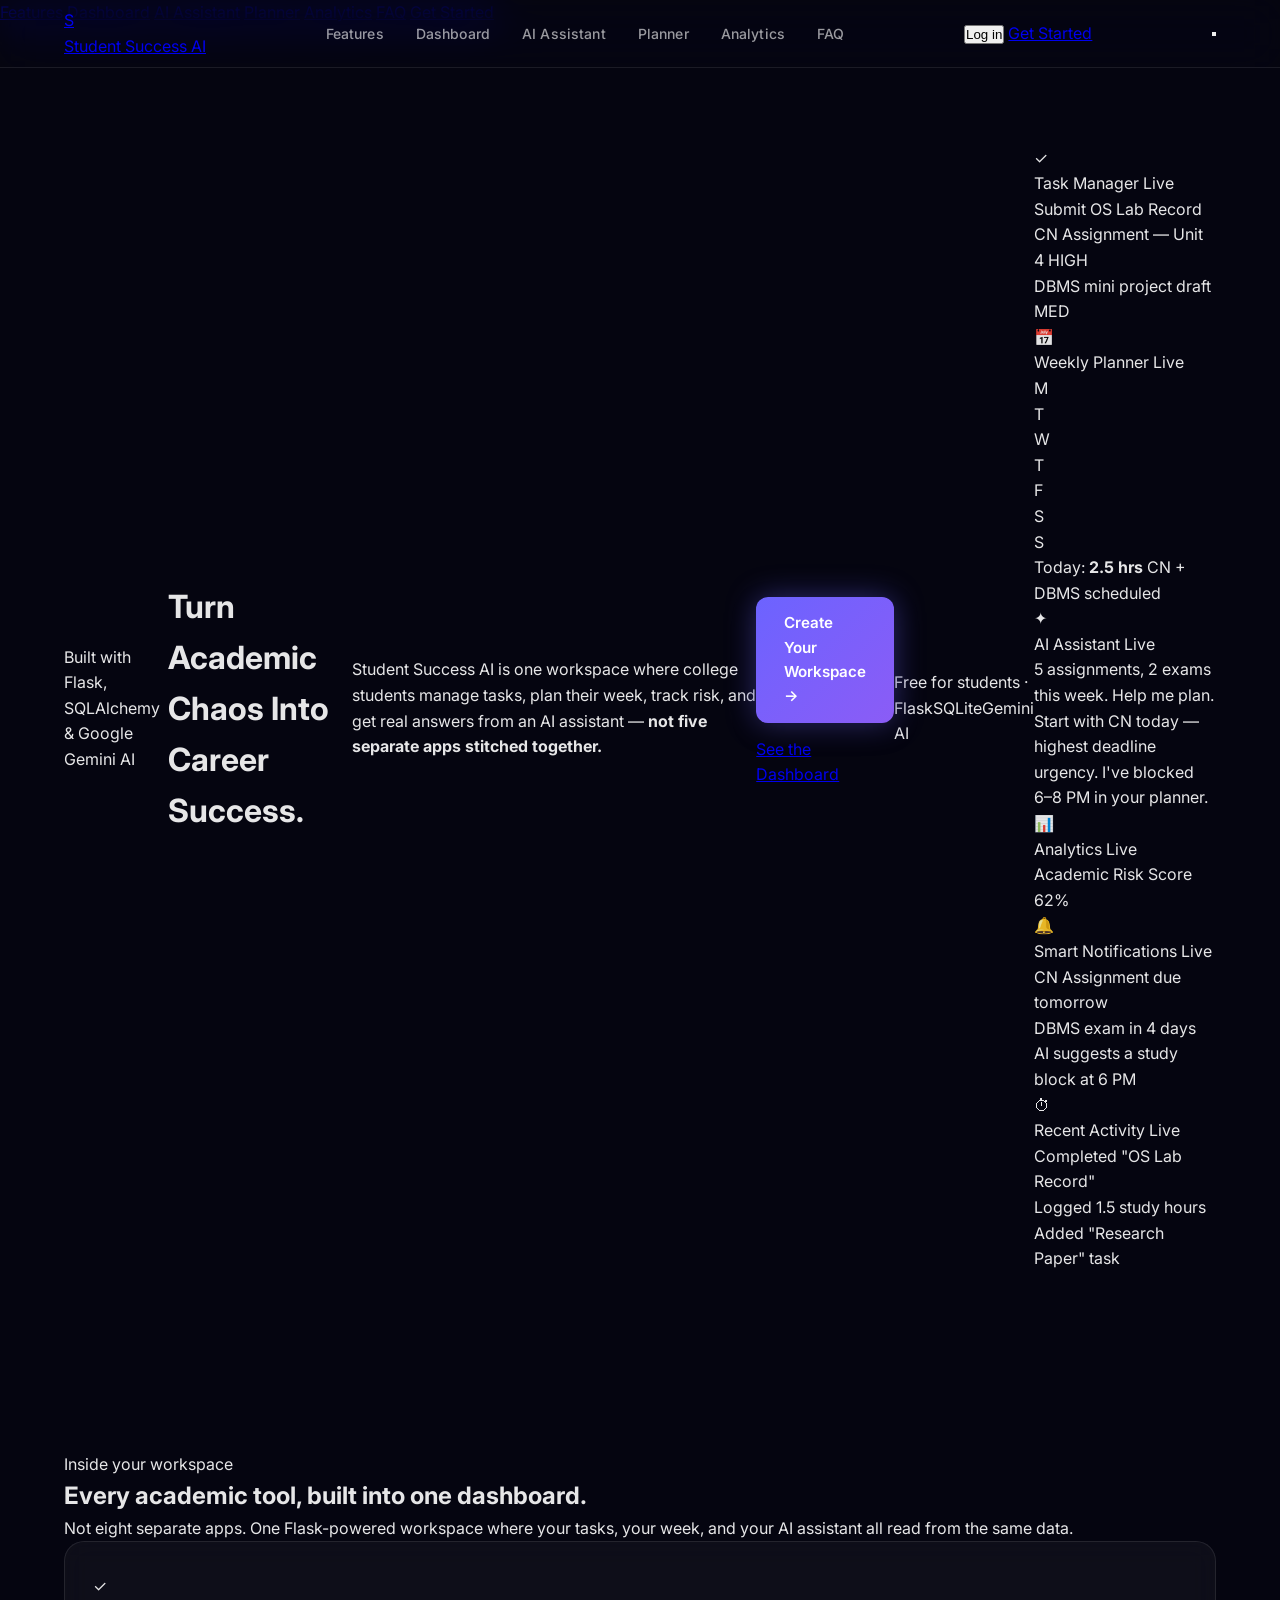
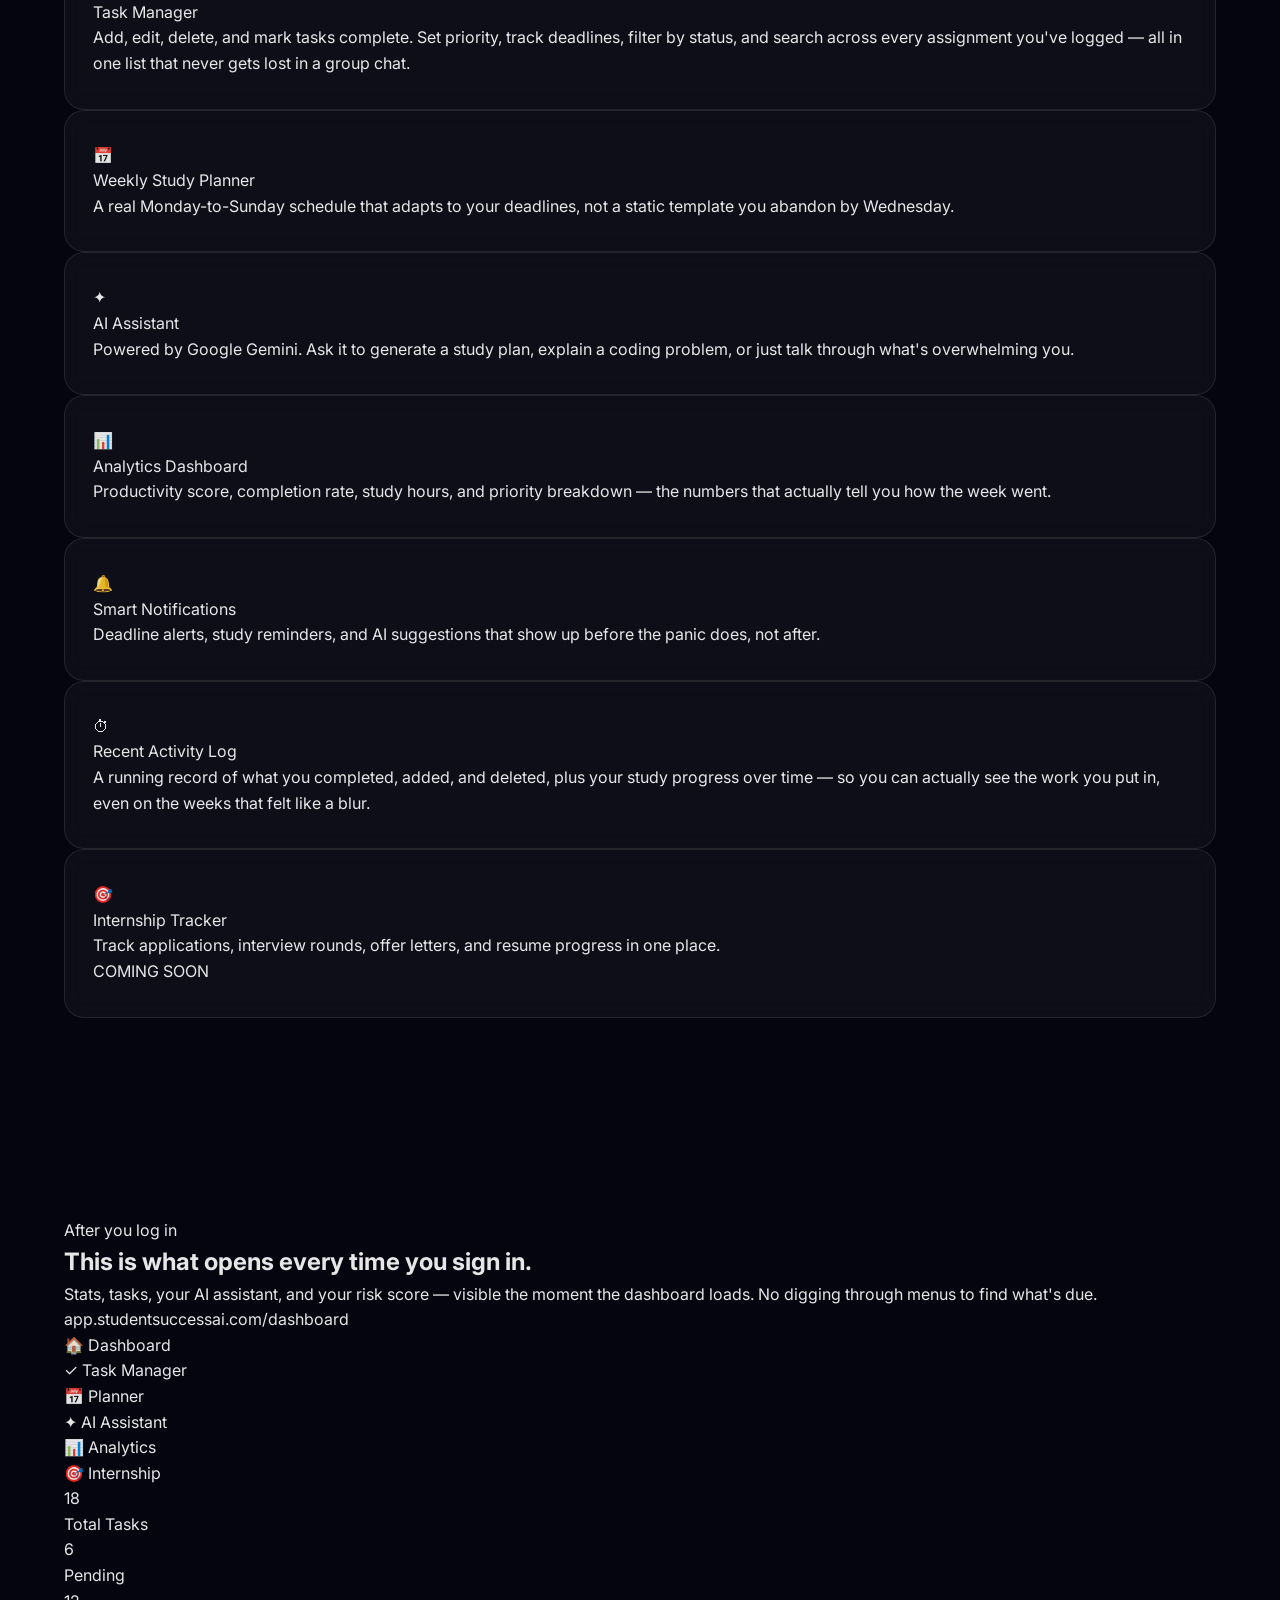
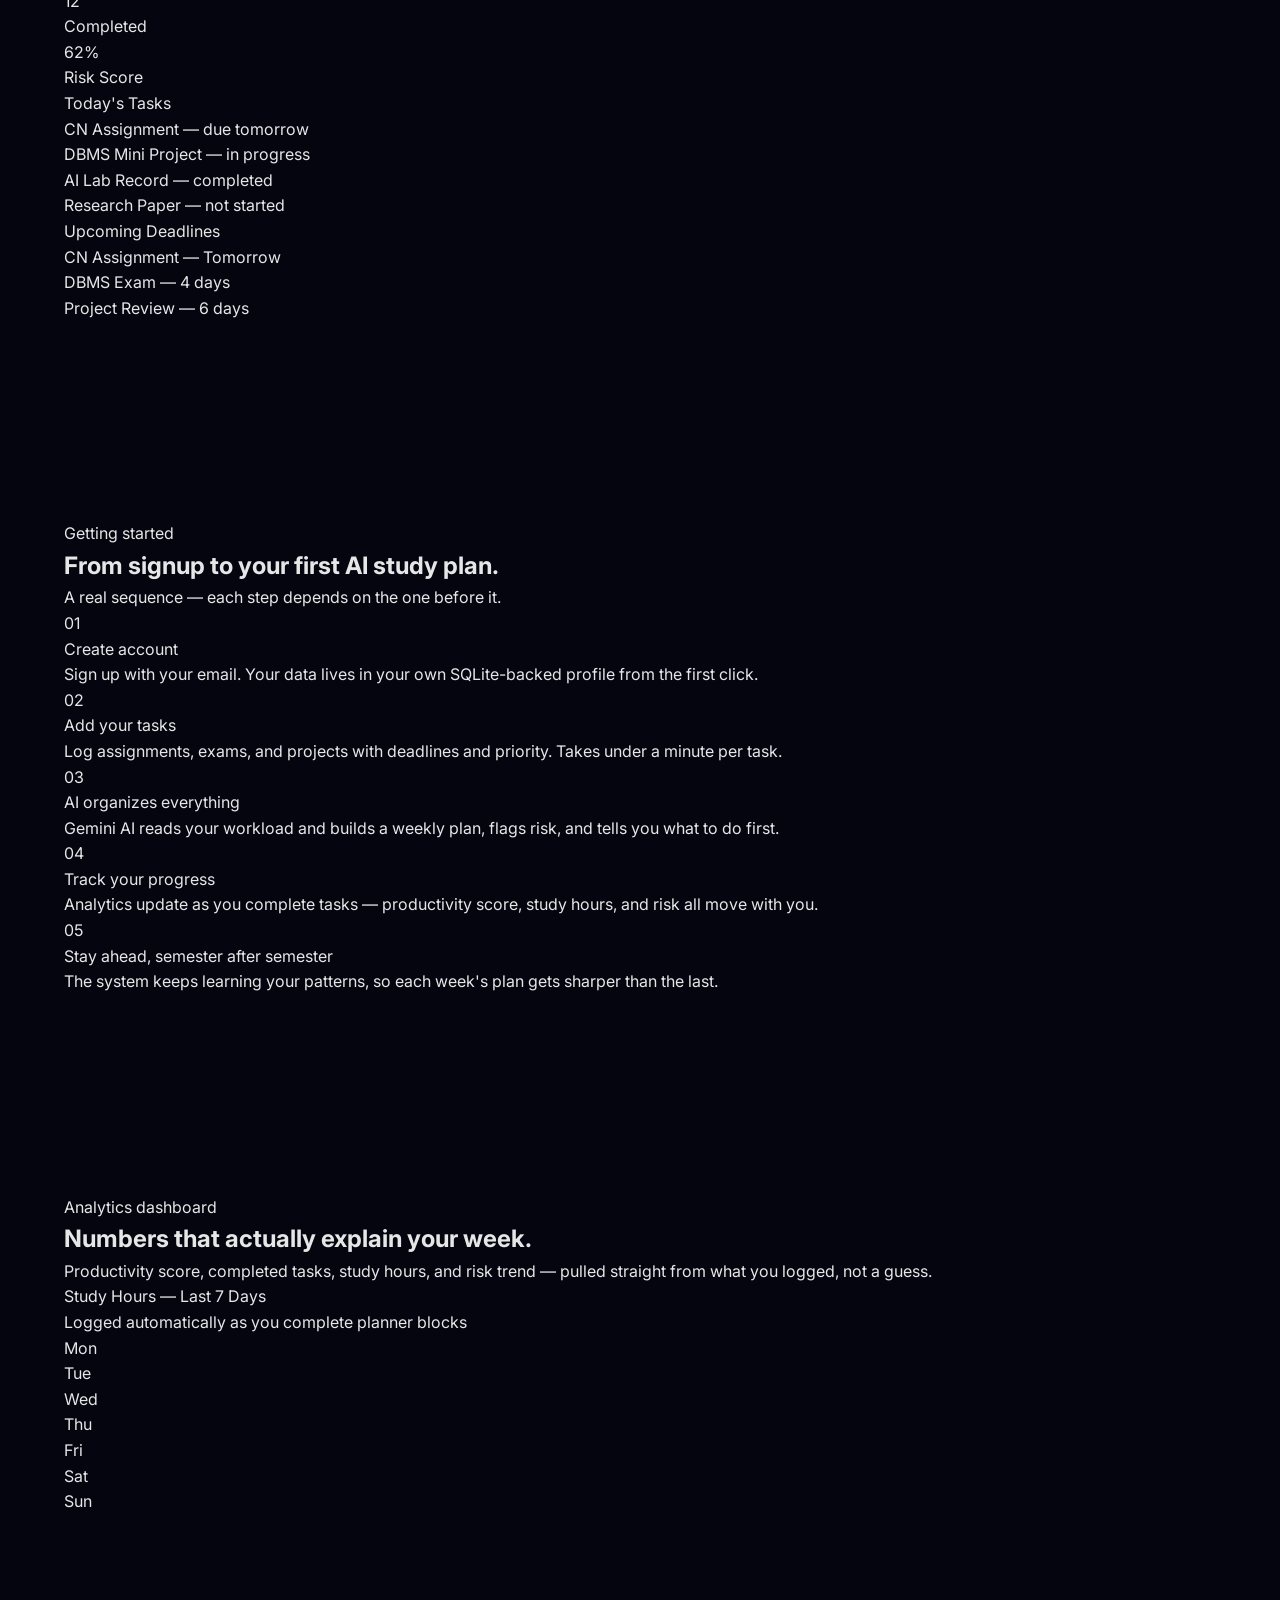
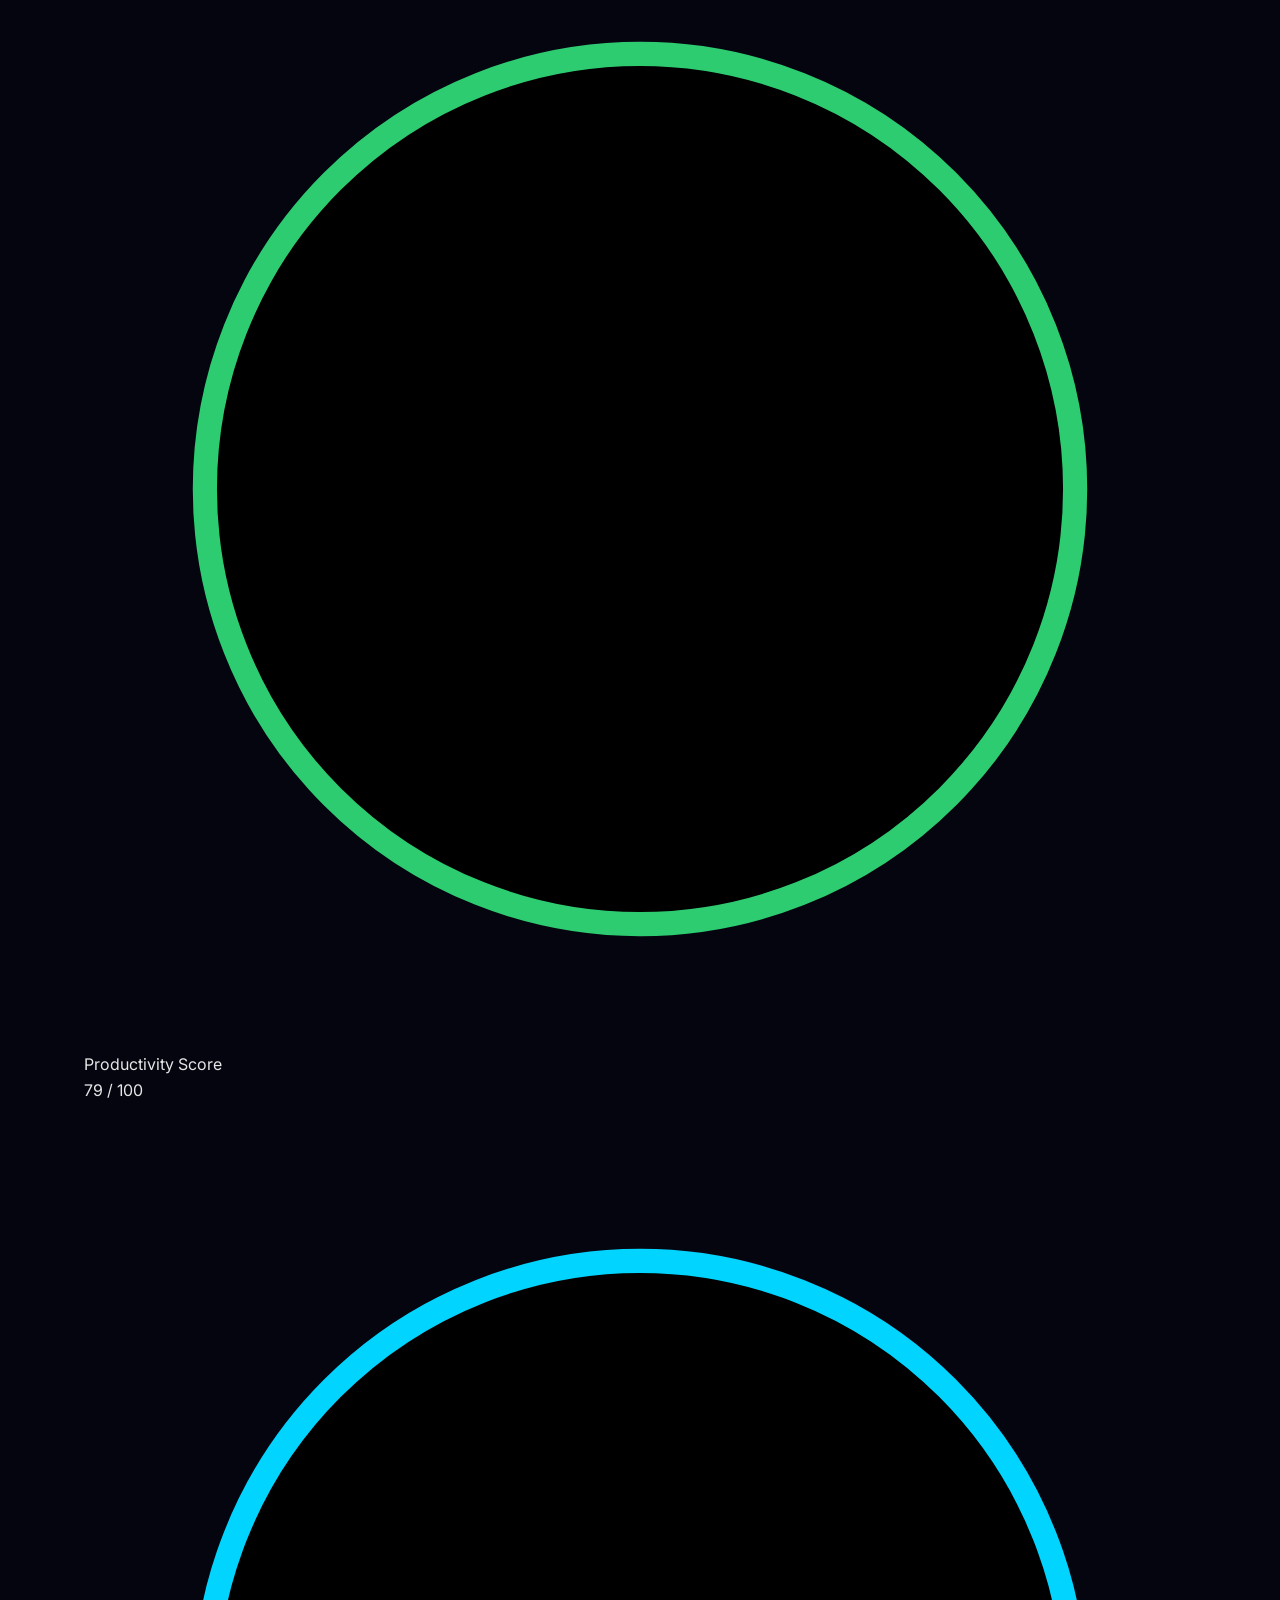
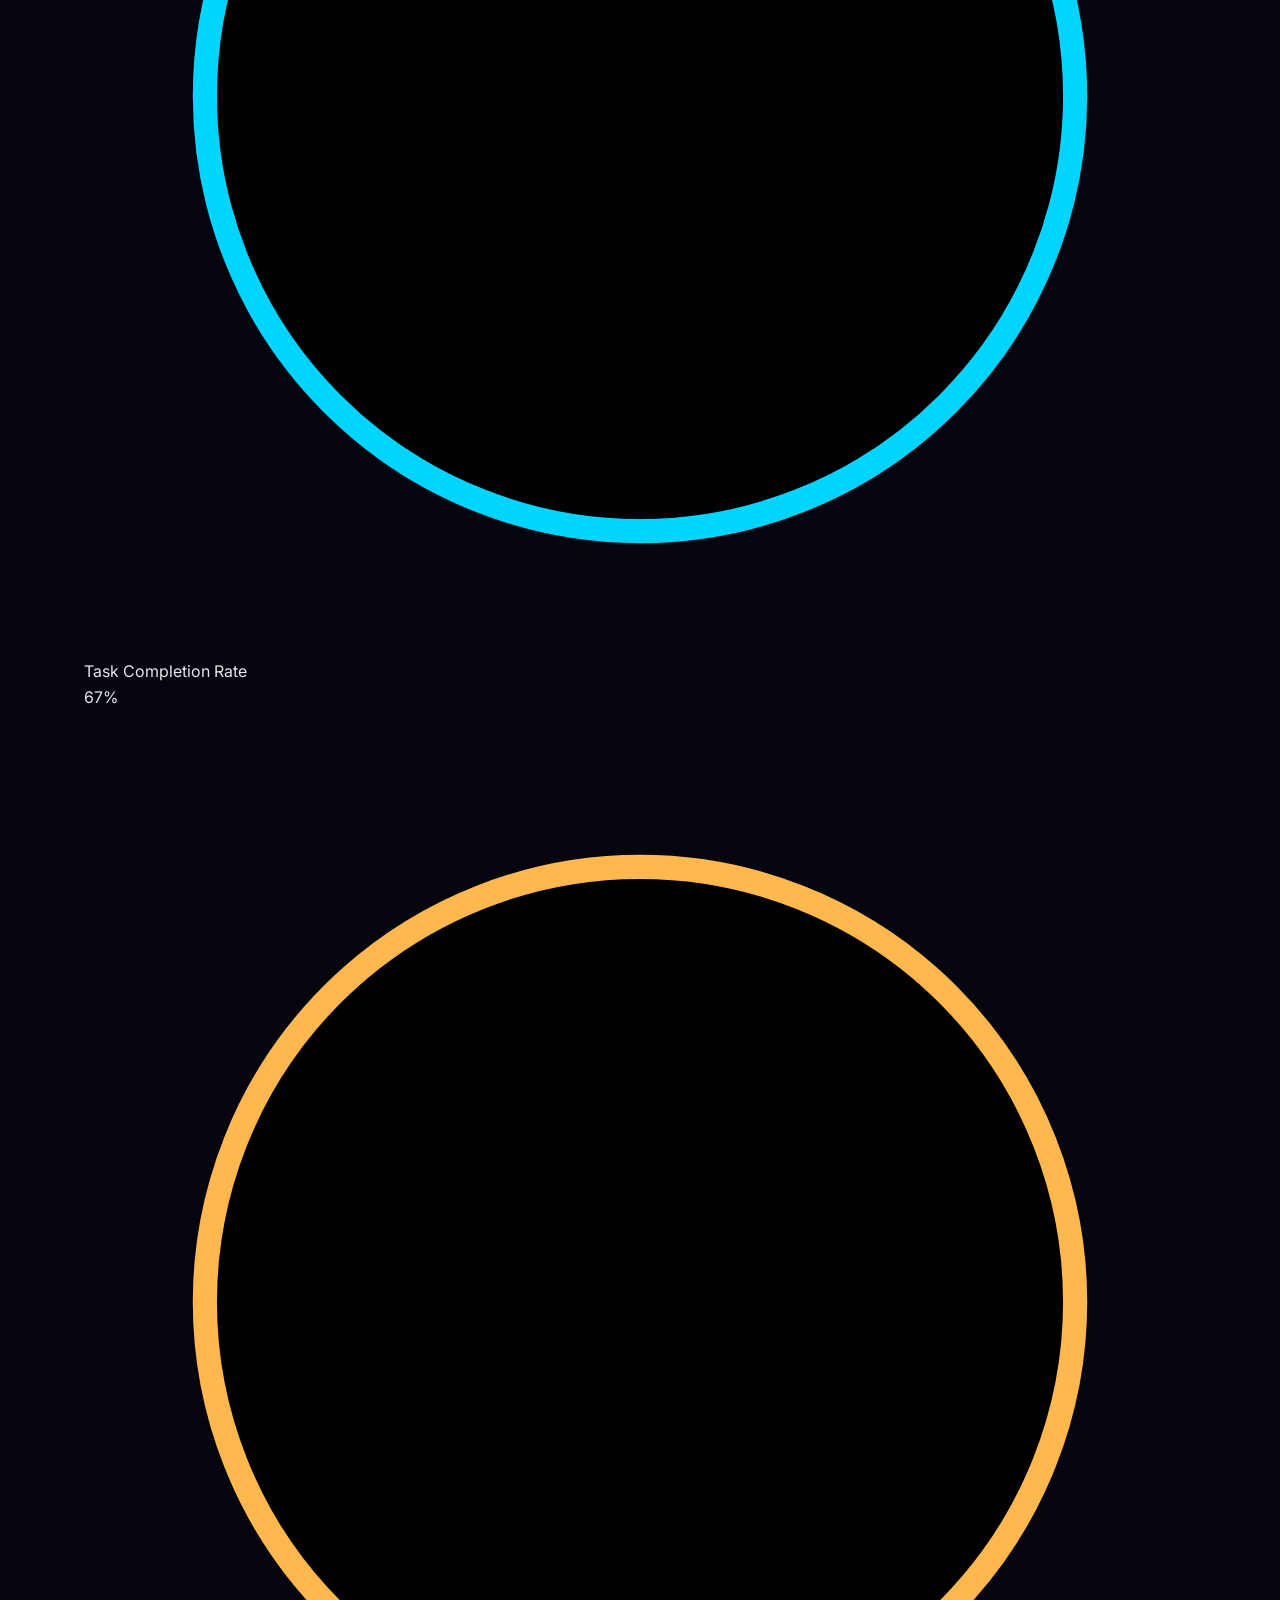
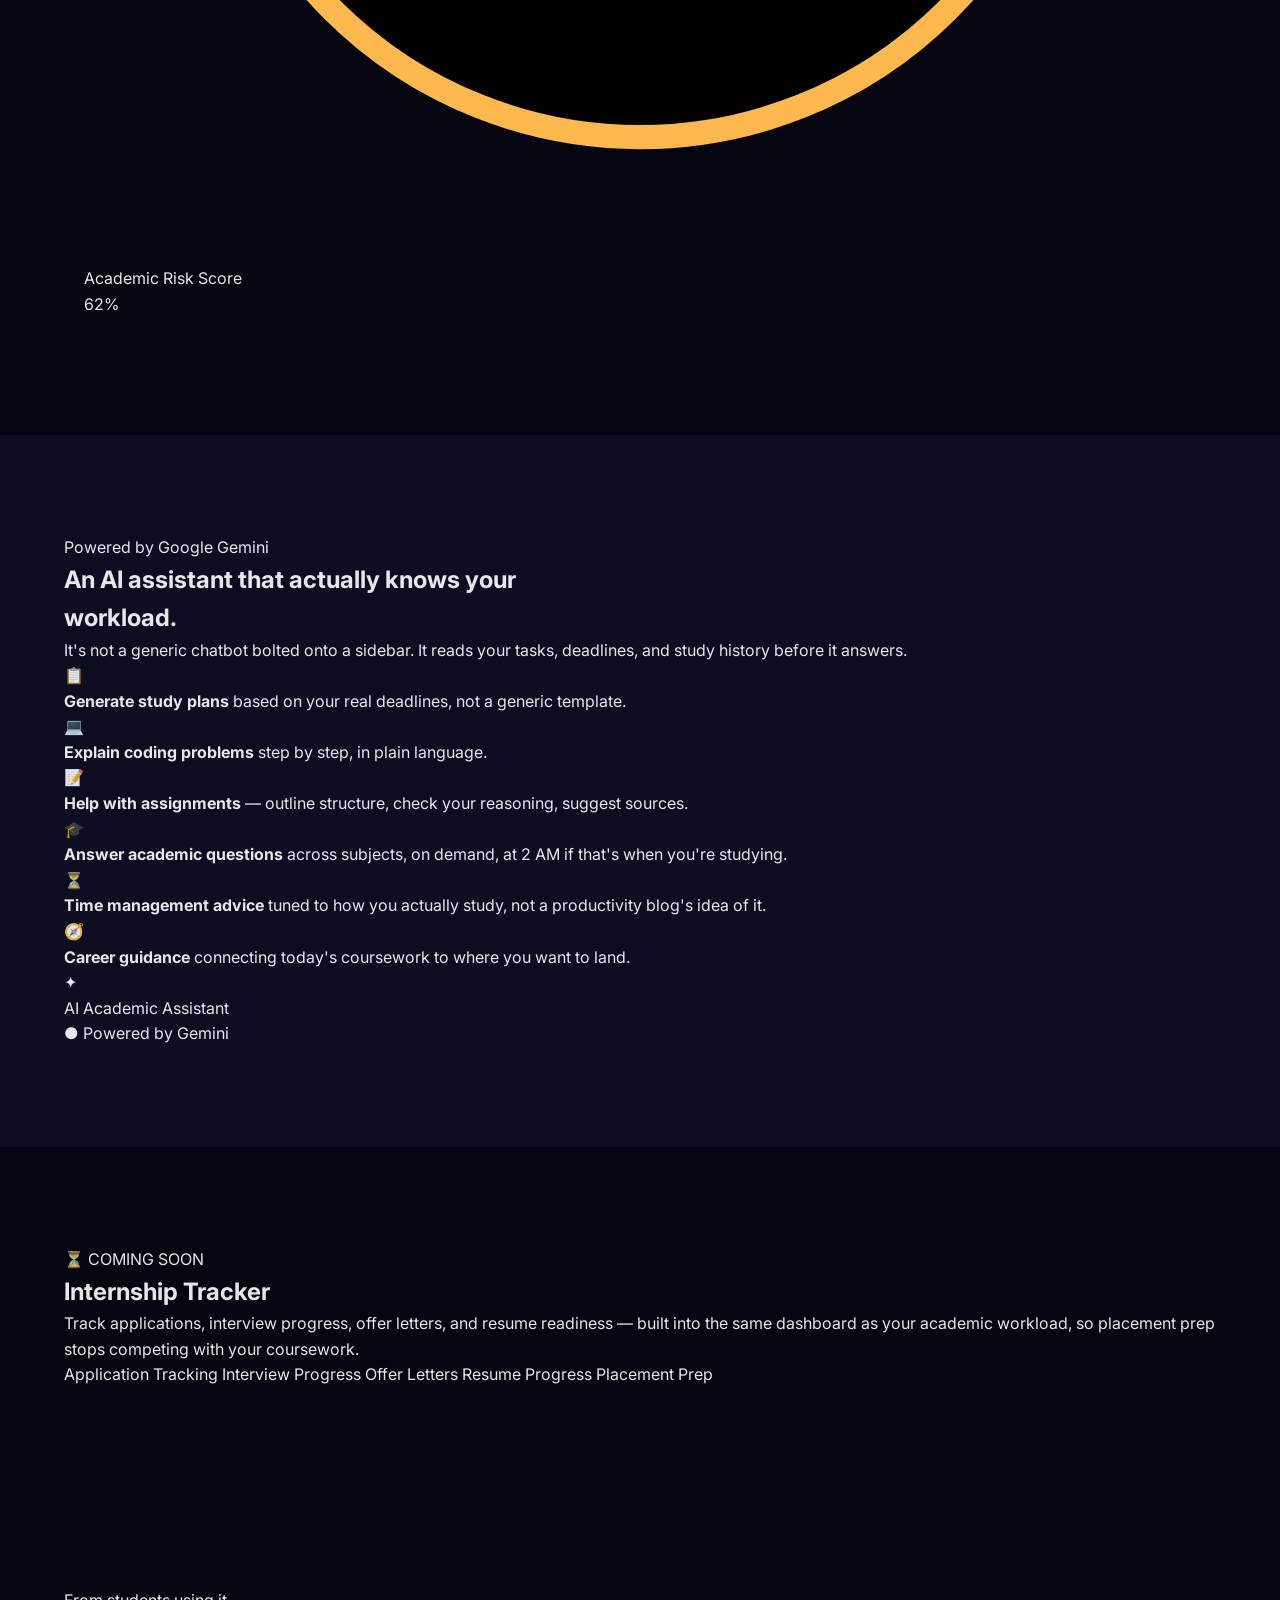
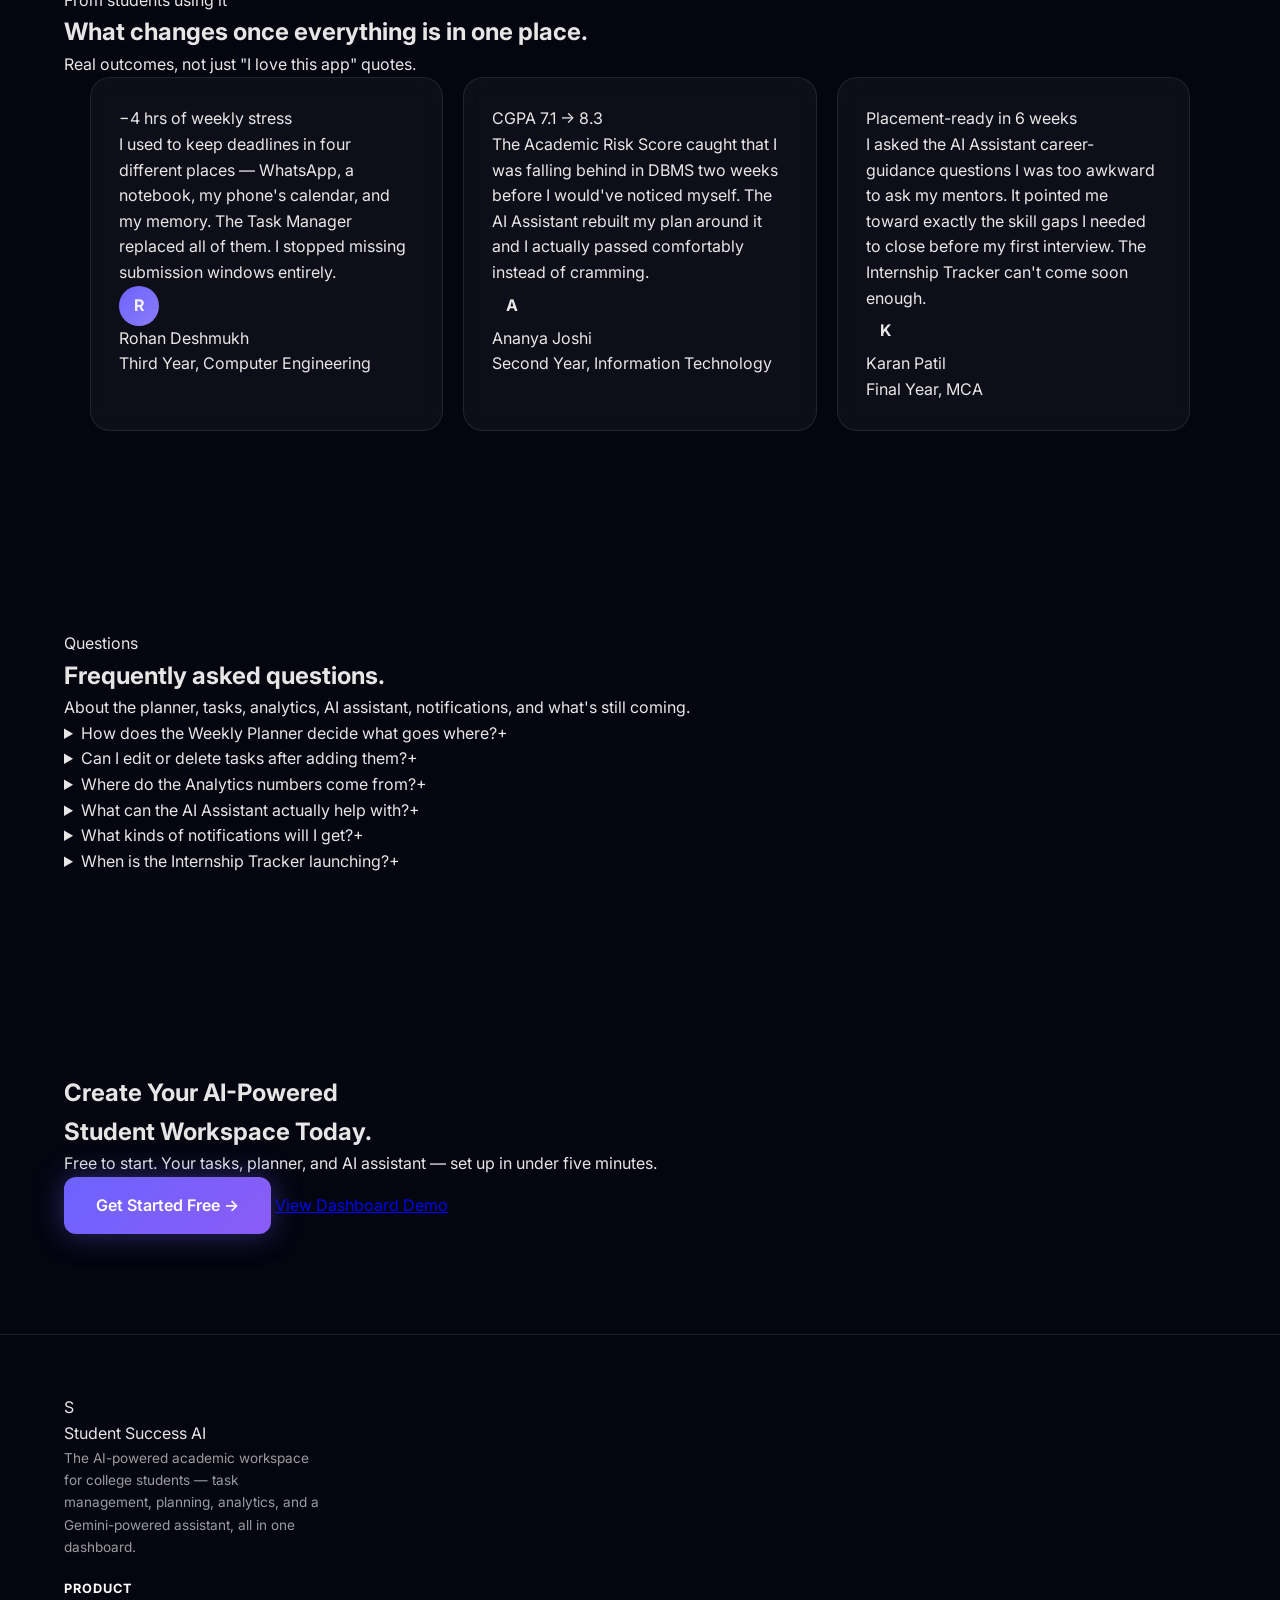
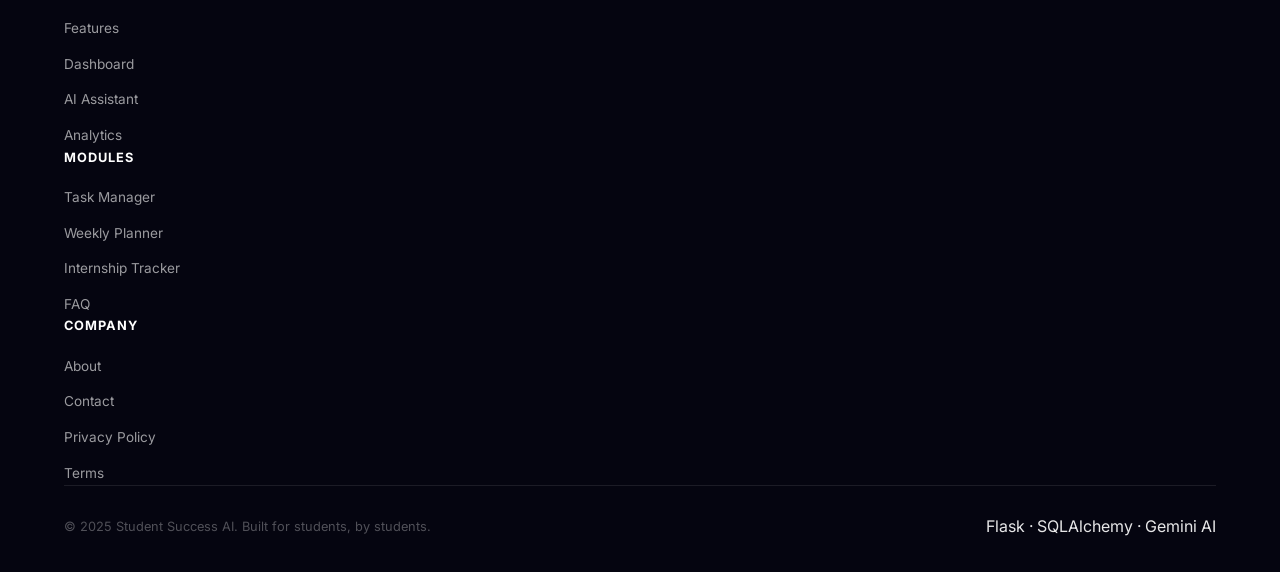
<file: index.html>
<!DOCTYPE html>
<html lang="en">
<head>
<meta charset="UTF-8" />
<meta name="viewport" content="width=device-width, initial-scale=1.0" />
<title>Student Success AI — Turn Academic Chaos Into Career Success</title>
<meta name="description" content="The AI-powered academic workspace for college students. Task management, weekly planning, analytics, and a Gemini-powered AI assistant in one dashboard." />
<link rel="stylesheet" href="static/style.css" />
<link rel="preconnect" href="https://fonts.googleapis.com" />
</head>
<body>

<div class="atmosphere" aria-hidden="true">
  <div class="aura aura-1"></div>
  <div class="aura aura-2"></div>
  <div class="aura aura-3"></div>
  <div class="grid-veil"></div>
</div>

<div class="shell">

  <!-- ═══════════════ NAV ═══════════════ -->
  <nav id="mainNav">
    <a href="#" class="brand">
      <div class="brand-mark" aria-hidden="true">S</div>
      <span class="brand-name">Student Success AI</span>
    </a>

    <ul class="nav-links">
      <li><a href="#features">Features</a></li>
      <li><a href="#dashboard">Dashboard</a></li>
      <li><a href="#ai-assistant">AI Assistant</a></li>
      <li><a href="#planner">Planner</a></li>
      <li><a href="#analytics">Analytics</a></li>
      <li><a href="#faq">FAQ</a></li>
    </ul>

    <div class="nav-cta">
      <button class="btn-text">Log in</button>
      <a href="#final-cta" class="btn-solid">Get Started</a>
    </div>

    <button class="nav-toggle" id="navToggle" aria-label="Toggle menu">
      <span></span><span></span><span></span>
    </button>
  </nav>

  <div class="mobile-nav" id="mobileNav">
    <a href="#features">Features</a>
    <a href="#dashboard">Dashboard</a>
    <a href="#ai-assistant">AI Assistant</a>
    <a href="#planner">Planner</a>
    <a href="#analytics">Analytics</a>
    <a href="#faq">FAQ</a>
    <a href="#final-cta">Get Started</a>
  </div>

  <!-- ═══════════════ HERO ═══════════════ -->
  <header class="hero">
    <div class="hero-eyebrow">
      <span class="eyebrow-dot" aria-hidden="true"></span>
      Built with Flask, SQLAlchemy &amp; Google Gemini AI
    </div>

    <h1 class="hero-title">
      Turn Academic Chaos Into <span class="accent">Career Success.</span>
    </h1>

    <p class="hero-desc">
      Student Success AI is one workspace where college students manage tasks, plan their week,
      track risk, and get real answers from an AI assistant — <strong>not five separate apps stitched together.</strong>
    </p>

    <div class="hero-actions">
      <a href="#final-cta" class="btn-primary">
        Create Your Workspace →
      </a>
      <a href="#dashboard" class="btn-outline">
        See the Dashboard
      </a>
    </div>

    <p class="hero-meta">
      Free for students ·
      <span class="stack-pill">Flask</span><span class="stack-pill">SQLite</span><span class="stack-pill">Gemini AI</span>
    </p>

    <!-- Signature: live module rail -->
    <div class="module-rail-wrap">
      <div class="module-rail-fade fade-l" aria-hidden="true"></div>
      <div class="module-rail-fade fade-r" aria-hidden="true"></div>

      <div class="module-rail" id="moduleRail" role="list" aria-label="Dashboard modules preview">

        <!-- Task Manager -->
        <div class="module-card" role="listitem">
          <div class="module-card-head">
            <div class="module-icon mi-violet" aria-hidden="true">✓</div>
            <span class="module-name">Task Manager</span>
            <span class="module-live"><span class="live-dot"></span>Live</span>
          </div>
          <div class="mod-task-row done">
            <div class="mod-check on" aria-hidden="true"></div>
            <span class="mod-task-name">Submit OS Lab Record</span>
          </div>
          <div class="mod-task-row">
            <div class="mod-check" aria-hidden="true"></div>
            <span class="mod-task-name">CN Assignment — Unit 4</span>
            <span class="mod-prio mp-high">HIGH</span>
          </div>
          <div class="mod-task-row">
            <div class="mod-check" aria-hidden="true"></div>
            <span class="mod-task-name">DBMS mini project draft</span>
            <span class="mod-prio mp-med">MED</span>
          </div>
        </div>

        <!-- Weekly Planner -->
        <div class="module-card" role="listitem">
          <div class="module-card-head">
            <div class="module-icon mi-cyan" aria-hidden="true">📅</div>
            <span class="module-name">Weekly Planner</span>
            <span class="module-live"><span class="live-dot"></span>Live</span>
          </div>
          <div class="mod-week" aria-hidden="true">
            <div class="mod-day"><div class="mod-day-label">M</div><div class="mod-day-bar"></div></div>
            <div class="mod-day"><div class="mod-day-label">T</div><div class="mod-day-bar"></div></div>
            <div class="mod-day"><div class="mod-day-label">W</div><div class="mod-day-bar"></div></div>
            <div class="mod-day"><div class="mod-day-label">T</div><div class="mod-day-bar"></div></div>
            <div class="mod-day"><div class="mod-day-label">F</div><div class="mod-day-bar"></div></div>
            <div class="mod-day"><div class="mod-day-label">S</div><div class="mod-day-bar"></div></div>
            <div class="mod-day"><div class="mod-day-label">S</div><div class="mod-day-bar"></div></div>
          </div>
          <div class="mod-today-line">Today: <strong>2.5 hrs</strong> CN + DBMS scheduled</div>
        </div>

        <!-- AI Assistant -->
        <div class="module-card" role="listitem">
          <div class="module-card-head">
            <div class="module-icon mi-violet" aria-hidden="true">✦</div>
            <span class="module-name">AI Assistant</span>
            <span class="module-live"><span class="live-dot"></span>Live</span>
          </div>
          <div class="mod-chat-bubble">5 assignments, 2 exams this week. Help me plan.</div>
          <div class="mod-chat-bubble ai">Start with CN today — highest deadline urgency. I've blocked 6–8 PM in your planner.</div>
        </div>

        <!-- Analytics -->
        <div class="module-card" role="listitem">
          <div class="module-card-head">
            <div class="module-icon mi-cyan" aria-hidden="true">📊</div>
            <span class="module-name">Analytics</span>
            <span class="module-live"><span class="live-dot"></span>Live</span>
          </div>
          <div class="mod-bars" aria-hidden="true">
            <div class="mod-bar" style="height:40%"></div>
            <div class="mod-bar" style="height:65%"></div>
            <div class="mod-bar" style="height:30%"></div>
            <div class="mod-bar" style="height:80%"></div>
            <div class="mod-bar" style="height:55%"></div>
          </div>
          <div class="mod-risk-line">
            Academic Risk Score <span class="mod-risk-val">62%</span>
          </div>
        </div>

        <!-- Notifications -->
        <div class="module-card" role="listitem">
          <div class="module-card-head">
            <div class="module-icon mi-pink" aria-hidden="true">🔔</div>
            <span class="module-name">Smart Notifications</span>
            <span class="module-live"><span class="live-dot"></span>Live</span>
          </div>
          <div class="dm-mini-row"><span class="dot" style="background:var(--pink)" aria-hidden="true"></span>CN Assignment due tomorrow</div>
          <div class="dm-mini-row"><span class="dot" style="background:var(--amber)" aria-hidden="true"></span>DBMS exam in 4 days</div>
          <div class="dm-mini-row"><span class="dot" style="background:var(--green)" aria-hidden="true"></span>AI suggests a study block at 6 PM</div>
        </div>

        <!-- Recent Activity -->
        <div class="module-card" role="listitem">
          <div class="module-card-head">
            <div class="module-icon mi-green" aria-hidden="true">⏱</div>
            <span class="module-name">Recent Activity</span>
            <span class="module-live"><span class="live-dot"></span>Live</span>
          </div>
          <div class="dm-mini-row"><span class="dot" style="background:var(--green)" aria-hidden="true"></span>Completed "OS Lab Record"</div>
          <div class="dm-mini-row"><span class="dot" style="background:var(--cyan)" aria-hidden="true"></span>Logged 1.5 study hours</div>
          <div class="dm-mini-row"><span class="dot" style="background:var(--violet)" aria-hidden="true"></span>Added "Research Paper" task</div>
        </div>

      </div>
    </div>
  </header>

  <!-- ═══════════════ FEATURES ═══════════════ -->
  <section id="features">
    <div class="section-inner">
      <div class="section-kicker">Inside your workspace</div>
      <h2 class="section-title">Every academic tool, built into one dashboard.</h2>
      <p class="section-desc">
        Not eight separate apps. One Flask-powered workspace where your tasks, your week, and your AI assistant all read from the same data.
      </p>

      <div class="feat-grid">

        <div class="feat-card reveal span-2">
          <div class="feat-icon-box mi-violet" aria-hidden="true">✓</div>
          <div class="feat-title">Task Manager</div>
          <p class="feat-text">Add, edit, delete, and mark tasks complete. Set priority, track deadlines, filter by status, and search across every assignment you've logged — all in one list that never gets lost in a group chat.</p>
        </div>

        <div class="feat-card reveal">
          <div class="feat-icon-box mi-cyan" aria-hidden="true">📅</div>
          <div class="feat-title">Weekly Study Planner</div>
          <p class="feat-text">A real Monday-to-Sunday schedule that adapts to your deadlines, not a static template you abandon by Wednesday.</p>
        </div>

        <div class="feat-card reveal">
          <div class="feat-icon-box mi-violet" aria-hidden="true">✦</div>
          <div class="feat-title">AI Assistant</div>
          <p class="feat-text">Powered by Google Gemini. Ask it to generate a study plan, explain a coding problem, or just talk through what's overwhelming you.</p>
        </div>

        <div class="feat-card reveal">
          <div class="feat-icon-box mi-cyan" aria-hidden="true">📊</div>
          <div class="feat-title">Analytics Dashboard</div>
          <p class="feat-text">Productivity score, completion rate, study hours, and priority breakdown — the numbers that actually tell you how the week went.</p>
        </div>

        <div class="feat-card reveal">
          <div class="feat-icon-box mi-pink" aria-hidden="true">🔔</div>
          <div class="feat-title">Smart Notifications</div>
          <p class="feat-text">Deadline alerts, study reminders, and AI suggestions that show up before the panic does, not after.</p>
        </div>

        <div class="feat-card reveal span-2">
          <div class="feat-icon-box mi-green" aria-hidden="true">⏱</div>
          <div class="feat-title">Recent Activity Log</div>
          <p class="feat-text">A running record of what you completed, added, and deleted, plus your study progress over time — so you can actually see the work you put in, even on the weeks that felt like a blur.</p>
        </div>

        <div class="feat-card reveal">
          <div class="feat-icon-box mi-pink" aria-hidden="true">🎯</div>
          <div class="feat-title">Internship Tracker</div>
          <p class="feat-text">Track applications, interview rounds, offer letters, and resume progress in one place.</p>
          <span class="feat-soon-badge">COMING SOON</span>
        </div>

      </div>
    </div>
  </section>

  <!-- ═══════════════ DASHBOARD SHOWCASE ═══════════════ -->
  <section class="showcase-section" id="dashboard">
    <div class="section-inner">
      <div class="section-kicker">After you log in</div>
      <h2 class="section-title">This is what opens every time you sign in.</h2>
      <p class="section-desc">
        Stats, tasks, your AI assistant, and your risk score — visible the moment the dashboard loads. No digging through menus to find what's due.
      </p>

      <div class="showcase-frame reveal">
        <div class="showcase-topbar" aria-hidden="true">
          <span class="tb-dot"></span><span class="tb-dot"></span><span class="tb-dot"></span>
          <span class="tb-url">app.studentsuccessai.com/dashboard</span>
        </div>

        <div class="dash-mock">
          <div class="dm-sidebar" aria-hidden="true">
            <div class="dm-side-item active">🏠 Dashboard</div>
            <div class="dm-side-item">✓ Task Manager</div>
            <div class="dm-side-item">📅 Planner</div>
            <div class="dm-side-item">✦ AI Assistant</div>
            <div class="dm-side-item">📊 Analytics</div>
            <div class="dm-side-item">🎯 Internship</div>
          </div>

          <div class="dm-main">
            <div class="dm-stats-row">
              <div class="dm-stat"><div class="dm-stat-val">18</div><div class="dm-stat-lbl">Total Tasks</div></div>
              <div class="dm-stat"><div class="dm-stat-val">6</div><div class="dm-stat-lbl">Pending</div></div>
              <div class="dm-stat"><div class="dm-stat-val">12</div><div class="dm-stat-lbl">Completed</div></div>
              <div class="dm-stat"><div class="dm-stat-val" style="color:var(--amber)">62%</div><div class="dm-stat-lbl">Risk Score</div></div>
            </div>

            <div class="dm-body-grid">
              <div class="dm-panel">
                <div class="dm-panel-title">Today's Tasks</div>
                <div class="dm-mini-row"><span class="dot" style="background:var(--pink)" aria-hidden="true"></span>CN Assignment — due tomorrow</div>
                <div class="dm-mini-row"><span class="dot" style="background:var(--amber)" aria-hidden="true"></span>DBMS Mini Project — in progress</div>
                <div class="dm-mini-row"><span class="dot" style="background:var(--green)" aria-hidden="true"></span>AI Lab Record — completed</div>
                <div class="dm-mini-row"><span class="dot" style="background:var(--violet)" aria-hidden="true"></span>Research Paper — not started</div>
              </div>
              <div class="dm-panel">
                <div class="dm-panel-title">Upcoming Deadlines</div>
                <div class="dm-mini-row"><span class="dot" style="background:var(--pink)" aria-hidden="true"></span>CN Assignment — Tomorrow</div>
                <div class="dm-mini-row"><span class="dot" style="background:var(--cyan)" aria-hidden="true"></span>DBMS Exam — 4 days</div>
                <div class="dm-mini-row"><span class="dot" style="background:var(--green)" aria-hidden="true"></span>Project Review — 6 days</div>
              </div>
            </div>
          </div>
        </div>
      </div>
    </div>
  </section>

  <!-- ═══════════════ HOW IT WORKS ═══════════════ -->
  <section>
    <div class="section-inner">
      <div class="section-kicker">Getting started</div>
      <h2 class="section-title">From signup to your first AI study plan.</h2>
      <p class="section-desc">A real sequence — each step depends on the one before it.</p>

      <div class="flow-strip">
        <div class="flow-step reveal">
          <div class="flow-num">01</div>
          <div class="flow-title">Create account</div>
          <p class="flow-text">Sign up with your email. Your data lives in your own SQLite-backed profile from the first click.</p>
        </div>
        <div class="flow-step reveal">
          <div class="flow-num">02</div>
          <div class="flow-title">Add your tasks</div>
          <p class="flow-text">Log assignments, exams, and projects with deadlines and priority. Takes under a minute per task.</p>
        </div>
        <div class="flow-step reveal">
          <div class="flow-num">03</div>
          <div class="flow-title">AI organizes everything</div>
          <p class="flow-text">Gemini AI reads your workload and builds a weekly plan, flags risk, and tells you what to do first.</p>
        </div>
        <div class="flow-step reveal">
          <div class="flow-num">04</div>
          <div class="flow-title">Track your progress</div>
          <p class="flow-text">Analytics update as you complete tasks — productivity score, study hours, and risk all move with you.</p>
        </div>
        <div class="flow-step reveal">
          <div class="flow-num">05</div>
          <div class="flow-title">Stay ahead, semester after semester</div>
          <p class="flow-text">The system keeps learning your patterns, so each week's plan gets sharper than the last.</p>
        </div>
      </div>
    </div>
  </section>

  <!-- ═══════════════ ANALYTICS SHOWCASE ═══════════════ -->
  <section id="analytics">
    <div class="section-inner">
      <div class="section-kicker">Analytics dashboard</div>
      <h2 class="section-title">Numbers that actually explain your week.</h2>
      <p class="section-desc">Productivity score, completed tasks, study hours, and risk trend — pulled straight from what you logged, not a guess.</p>

      <div class="analytics-grid">
        <div class="chart-card reveal">
          <div class="chart-card-title">Study Hours — Last 7 Days</div>
          <div class="chart-card-sub">Logged automatically as you complete planner blocks</div>
          <div class="big-bars">
            <div class="big-bar-col"><div class="big-bar" data-h="35%" style="height:0"></div><span class="big-bar-day">Mon</span></div>
            <div class="big-bar-col"><div class="big-bar" data-h="55%" style="height:0"></div><span class="big-bar-day">Tue</span></div>
            <div class="big-bar-col"><div class="big-bar" data-h="20%" style="height:0"></div><span class="big-bar-day">Wed</span></div>
            <div class="big-bar-col"><div class="big-bar" data-h="80%" style="height:0"></div><span class="big-bar-day">Thu</span></div>
            <div class="big-bar-col"><div class="big-bar" data-h="65%" style="height:0"></div><span class="big-bar-day">Fri</span></div>
            <div class="big-bar-col"><div class="big-bar" data-h="40%" style="height:0"></div><span class="big-bar-day">Sat</span></div>
            <div class="big-bar-col"><div class="big-bar" data-h="25%" style="height:0"></div><span class="big-bar-day">Sun</span></div>
          </div>
        </div>

        <div class="stack-mini">
          <div class="chart-card reveal" style="padding:18px 20px;">
            <div class="mini-stat-card">
              <div class="mini-ring-wrap">
                <svg class="mini-ring" viewBox="0 0 46 46" aria-hidden="true">
                  <circle class="mr-track" cx="23" cy="23" r="18"/>
                  <circle class="mr-fill" cx="23" cy="23" r="18" stroke="#2ECC71" stroke-dashoffset="113" data-offset="23"/>
                </svg>
              </div>
              <div>
                <div class="mini-stat-label">Productivity Score</div>
                <div class="mini-stat-val">79 / 100</div>
              </div>
            </div>
          </div>
          <div class="chart-card reveal" style="padding:18px 20px;">
            <div class="mini-stat-card">
              <div class="mini-ring-wrap">
                <svg class="mini-ring" viewBox="0 0 46 46" aria-hidden="true">
                  <circle class="mr-track" cx="23" cy="23" r="18"/>
                  <circle class="mr-fill" cx="23" cy="23" r="18" stroke="#00D4FF" stroke-dashoffset="113" data-offset="34"/>
                </svg>
              </div>
              <div>
                <div class="mini-stat-label">Task Completion Rate</div>
                <div class="mini-stat-val">67%</div>
              </div>
            </div>
          </div>
          <div class="chart-card reveal" style="padding:18px 20px;">
            <div class="mini-stat-card">
              <div class="mini-ring-wrap">
                <svg class="mini-ring" viewBox="0 0 46 46" aria-hidden="true">
                  <circle class="mr-track" cx="23" cy="23" r="18"/>
                  <circle class="mr-fill" cx="23" cy="23" r="18" stroke="#FFB84D" stroke-dashoffset="113" data-offset="60"/>
                </svg>
              </div>
              <div>
                <div class="mini-stat-label">Academic Risk Score</div>
                <div class="mini-stat-val">62%</div>
              </div>
            </div>
          </div>
        </div>
      </div>
    </div>
  </section>

  <!-- ═══════════════ AI ASSISTANT ═══════════════ -->
  <section id="ai-assistant" style="background:var(--surface); border-top:1px solid var(--line-soft); border-bottom:1px solid var(--line-soft);">
    <div class="section-inner">
      <div class="ai-section-grid">
        <div>
          <div class="section-kicker">Powered by Google Gemini</div>
          <h2 class="section-title" style="max-width:480px;">An AI assistant that actually knows your workload.</h2>
          <p class="section-desc" style="margin-bottom:0;">
            It's not a generic chatbot bolted onto a sidebar. It reads your tasks, deadlines, and study history before it answers.
          </p>

          <div class="ai-capability-list">
            <div class="ai-cap-item reveal">
              <div class="ai-cap-icon" aria-hidden="true">📋</div>
              <p class="ai-cap-text"><strong>Generate study plans</strong> based on your real deadlines, not a generic template.</p>
            </div>
            <div class="ai-cap-item reveal">
              <div class="ai-cap-icon" aria-hidden="true">💻</div>
              <p class="ai-cap-text"><strong>Explain coding problems</strong> step by step, in plain language.</p>
            </div>
            <div class="ai-cap-item reveal">
              <div class="ai-cap-icon" aria-hidden="true">📝</div>
              <p class="ai-cap-text"><strong>Help with assignments</strong> — outline structure, check your reasoning, suggest sources.</p>
            </div>
            <div class="ai-cap-item reveal">
              <div class="ai-cap-icon" aria-hidden="true">🎓</div>
              <p class="ai-cap-text"><strong>Answer academic questions</strong> across subjects, on demand, at 2 AM if that's when you're studying.</p>
            </div>
            <div class="ai-cap-item reveal">
              <div class="ai-cap-icon" aria-hidden="true">⏳</div>
              <p class="ai-cap-text"><strong>Time management advice</strong> tuned to how you actually study, not a productivity blog's idea of it.</p>
            </div>
            <div class="ai-cap-item reveal">
              <div class="ai-cap-icon" aria-hidden="true">🧭</div>
              <p class="ai-cap-text"><strong>Career guidance</strong> connecting today's coursework to where you want to land.</p>
            </div>
          </div>
        </div>

        <div class="chat-mock reveal">
          <div class="chat-mock-head">
            <div class="chat-mock-avatar" aria-hidden="true">✦</div>
            <div>
              <div class="chat-mock-name">AI Academic Assistant</div>
              <div class="chat-mock-sub">● Powered by Gemini</div>
            </div>
          </div>
          <div class="chat-thread" id="chatThread"></div>
        </div>
      </div>
    </div>
  </section>

  <!-- ═══════════════ PLANNER (referenced anchor target) ═══════════════ -->
  <span id="planner" style="position:relative; top:-80px; display:block;" aria-hidden="true"></span>

  <!-- ═══════════════ INTERNSHIP TRACKER — COMING SOON ═══════════════ -->
  <section class="soon-section">
    <div class="soon-card reveal">
      <span class="soon-badge">⏳ COMING SOON</span>
      <h2 class="soon-title">Internship Tracker</h2>
      <p class="soon-text">
        Track applications, interview progress, offer letters, and resume readiness — built into the same dashboard as your academic workload, so placement prep stops competing with your coursework.
      </p>
      <div class="soon-pills">
        <span class="soon-pill">Application Tracking</span>
        <span class="soon-pill">Interview Progress</span>
        <span class="soon-pill">Offer Letters</span>
        <span class="soon-pill">Resume Progress</span>
        <span class="soon-pill">Placement Prep</span>
      </div>
    </div>
  </section>

  <!-- ═══════════════ TESTIMONIALS ═══════════════ -->
  <section>
    <div class="section-inner">
      <div class="section-kicker">From students using it</div>
      <h2 class="section-title">What changes once everything is in one place.</h2>
      <p class="section-desc">Real outcomes, not just "I love this app" quotes.</p>

      <div class="testi-grid">
        <div class="testi-card reveal">
          <span class="testi-result-tag tr-green">−4 hrs of weekly stress</span>
          <p class="testi-quote">
            I used to keep deadlines in four different places — WhatsApp, a notebook, my phone's calendar, and my memory. The Task Manager replaced all of them. I stopped missing submission windows entirely.
          </p>
          <div class="testi-person">
            <div class="testi-avatar" style="background:linear-gradient(135deg,var(--violet),#8B7CF6)" aria-hidden="true">R</div>
            <div>
              <div class="testi-pname">Rohan Deshmukh</div>
              <div class="testi-prole">Third Year, Computer Engineering</div>
            </div>
          </div>
        </div>

        <div class="testi-card reveal" style="transition-delay:0.1s">
          <span class="testi-result-tag tr-violet">CGPA 7.1 → 8.3</span>
          <p class="testi-quote">
            The Academic Risk Score caught that I was falling behind in DBMS two weeks before I would've noticed myself. The AI Assistant rebuilt my plan around it and I actually passed comfortably instead of cramming.
          </p>
          <div class="testi-person">
            <div class="testi-avatar" style="background:linear-gradient(135deg,var(--cyan),var(--violet))" aria-hidden="true">A</div>
            <div>
              <div class="testi-pname">Ananya Joshi</div>
              <div class="testi-prole">Second Year, Information Technology</div>
            </div>
          </div>
        </div>

        <div class="testi-card reveal" style="transition-delay:0.2s">
          <span class="testi-result-tag tr-cyan">Placement-ready in 6 weeks</span>
          <p class="testi-quote">
            I asked the AI Assistant career-guidance questions I was too awkward to ask my mentors. It pointed me toward exactly the skill gaps I needed to close before my first interview. The Internship Tracker can't come soon enough.
          </p>
          <div class="testi-person">
            <div class="testi-avatar" style="background:linear-gradient(135deg,var(--green),var(--cyan))" aria-hidden="true">K</div>
            <div>
              <div class="testi-pname">Karan Patil</div>
              <div class="testi-prole">Final Year, MCA</div>
            </div>
          </div>
        </div>
      </div>
    </div>
  </section>

  <!-- ═══════════════ FAQ ═══════════════ -->
  <section id="faq">
    <div class="section-inner">
      <div class="section-kicker">Questions</div>
      <h2 class="section-title">Frequently asked questions.</h2>
      <p class="section-desc">About the planner, tasks, analytics, AI assistant, notifications, and what's still coming.</p>

      <div class="faq-list">
        <details class="faq-item">
          <summary class="faq-q">How does the Weekly Planner decide what goes where?<span class="faq-plus">+</span></summary>
          <p class="faq-a">It looks at your task deadlines, priority levels, and how much time each one typically takes, then arranges study blocks across Monday to Sunday. You can drag and edit any block manually — the AI suggestion is a starting point, not a lock.</p>
        </details>
        <details class="faq-item">
          <summary class="faq-q">Can I edit or delete tasks after adding them?<span class="faq-plus">+</span></summary>
          <p class="faq-a">Yes. Every task in the Task Manager can be edited, marked complete, reprioritized, or deleted at any point. You can also filter by status and search across your full task history.</p>
        </details>
        <details class="faq-item">
          <summary class="faq-q">Where do the Analytics numbers come from?<span class="faq-plus">+</span></summary>
          <p class="faq-a">Directly from your own activity — completed and pending tasks, logged study hours, and priority distribution stored in SQLite via SQLAlchemy. Nothing is simulated; the dashboard reflects what you've actually done.</p>
        </details>
        <details class="faq-item">
          <summary class="faq-q">What can the AI Assistant actually help with?<span class="faq-plus">+</span></summary>
          <p class="faq-a">Study plan generation, explaining coding problems, assignment help, academic Q&amp;A, time management advice, and career guidance. It's powered by Google Gemini and has context on your current tasks and deadlines.</p>
        </details>
        <details class="faq-item">
          <summary class="faq-q">What kinds of notifications will I get?<span class="faq-plus">+</span></summary>
          <p class="faq-a">Deadline alerts, task reminders, AI suggestions, study reminders, and upcoming exam notices. They surface inside the dashboard — no separate app to install or check.</p>
        </details>
        <details class="faq-item">
          <summary class="faq-q">When is the Internship Tracker launching?<span class="faq-plus">+</span></summary>
          <p class="faq-a">It's in active development. The plan covers application tracking, interview progress, offer letters, and resume readiness — built on the same data model as your academic dashboard. No date is locked yet, but it's the next major module.</p>
        </details>
      </div>
    </div>
  </section>

  <!-- ═══════════════ FINAL CTA ═══════════════ -->
  <section id="final-cta">
    <div class="final-cta reveal">
      <h2 class="final-cta-title">Create Your AI-Powered<br/>Student Workspace Today.</h2>
      <p class="final-cta-text">Free to start. Your tasks, planner, and AI assistant — set up in under five minutes.</p>
      <div class="final-cta-actions">
        <a href="#" class="btn-primary" style="font-size:1rem; padding:16px 32px;">Get Started Free →</a>
        <a href="#dashboard" class="btn-outline">View Dashboard Demo</a>
      </div>
    </div>
  </section>

  <!-- ═══════════════ FOOTER ═══════════════ -->
  <footer>
    <div class="footer-grid">
      <div>
        <div class="brand">
          <div class="brand-mark" aria-hidden="true">S</div>
          <span class="brand-name">Student Success AI</span>
        </div>
        <p class="footer-brand-desc">
          The AI-powered academic workspace for college students — task management, planning, analytics, and a Gemini-powered assistant, all in one dashboard.
        </p>
      </div>

      <div>
        <div class="footer-col-title">Product</div>
        <ul class="footer-links">
          <li><a href="#features">Features</a></li>
          <li><a href="#dashboard">Dashboard</a></li>
          <li><a href="#ai-assistant">AI Assistant</a></li>
          <li><a href="#analytics">Analytics</a></li>
        </ul>
      </div>

      <div>
        <div class="footer-col-title">Modules</div>
        <ul class="footer-links">
          <li><a href="#features">Task Manager</a></li>
          <li><a href="#planner">Weekly Planner</a></li>
          <li><a href="#features">Internship Tracker</a></li>
          <li><a href="#faq">FAQ</a></li>
        </ul>
      </div>

      <div>
        <div class="footer-col-title">Company</div>
        <ul class="footer-links">
          <li><a href="#">About</a></li>
          <li><a href="#">Contact</a></li>
          <li><a href="#">Privacy Policy</a></li>
          <li><a href="#">Terms</a></li>
        </ul>
      </div>
    </div>

    <div class="footer-bottom">
      <p class="footer-copy">© 2025 Student Success AI. Built for students, by students.</p>
      <p class="footer-stack">Flask · SQLAlchemy · Gemini AI</p>
    </div>
  </footer>

</div><!-- /shell -->

<script src="static/script.js" defer></script>
</body>
</html>
</file>
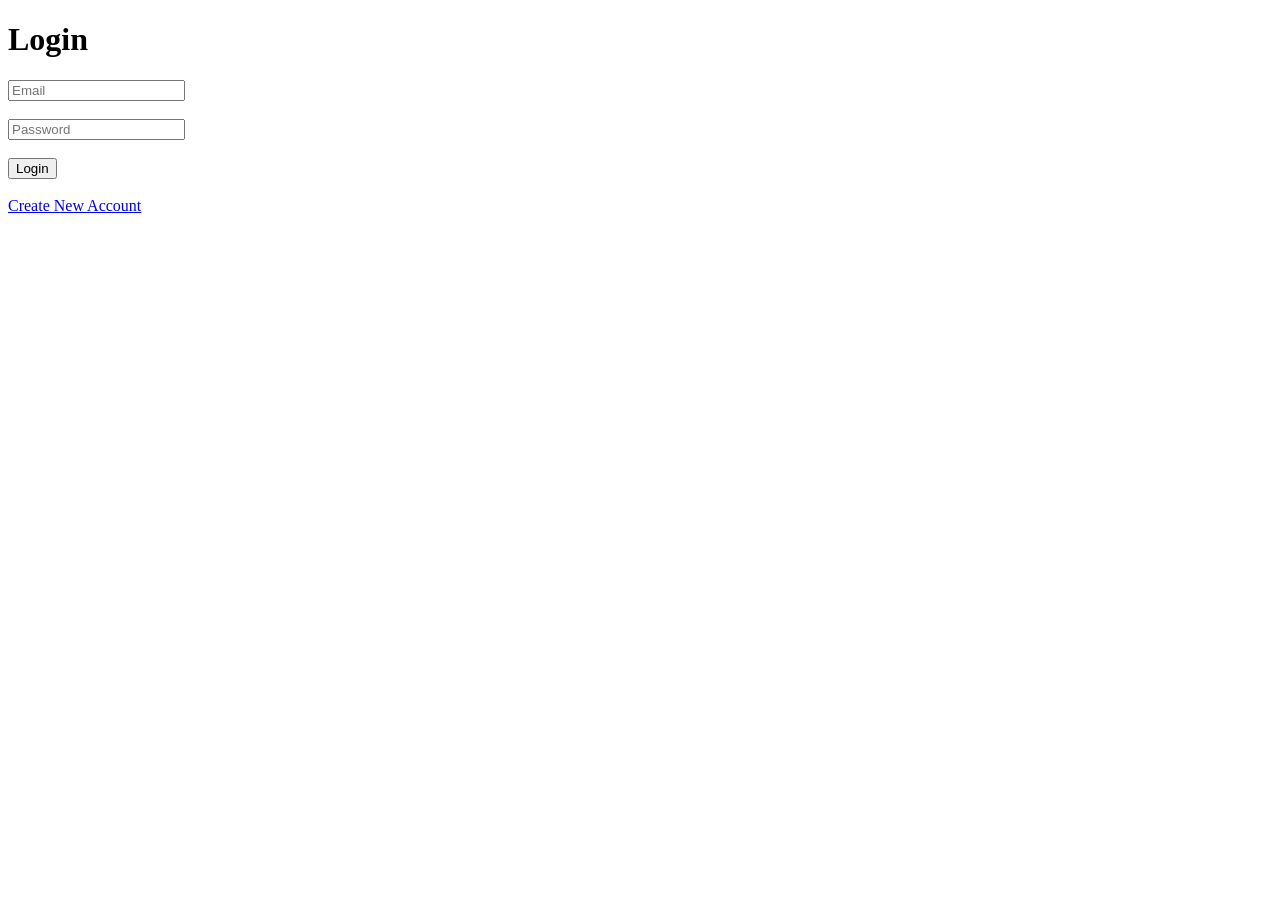
<file: templates/login.html>
<!DOCTYPE html>
<html>
<head>
    <title>Login</title>
</head>
<body>

<h1>Login</h1>

<form method="POST">

    <input
        type="email"
        name="email"
        placeholder="Email"
        required
    ><br><br>

    <input
        type="password"
        name="password"
        placeholder="Password"
        required
    ><br><br>

    <button type="submit">
        Login
    </button>

</form>

<br>

<a href="{{ url_for('register') }}">
Create New Account
</a>

</body>
</html>
</file>
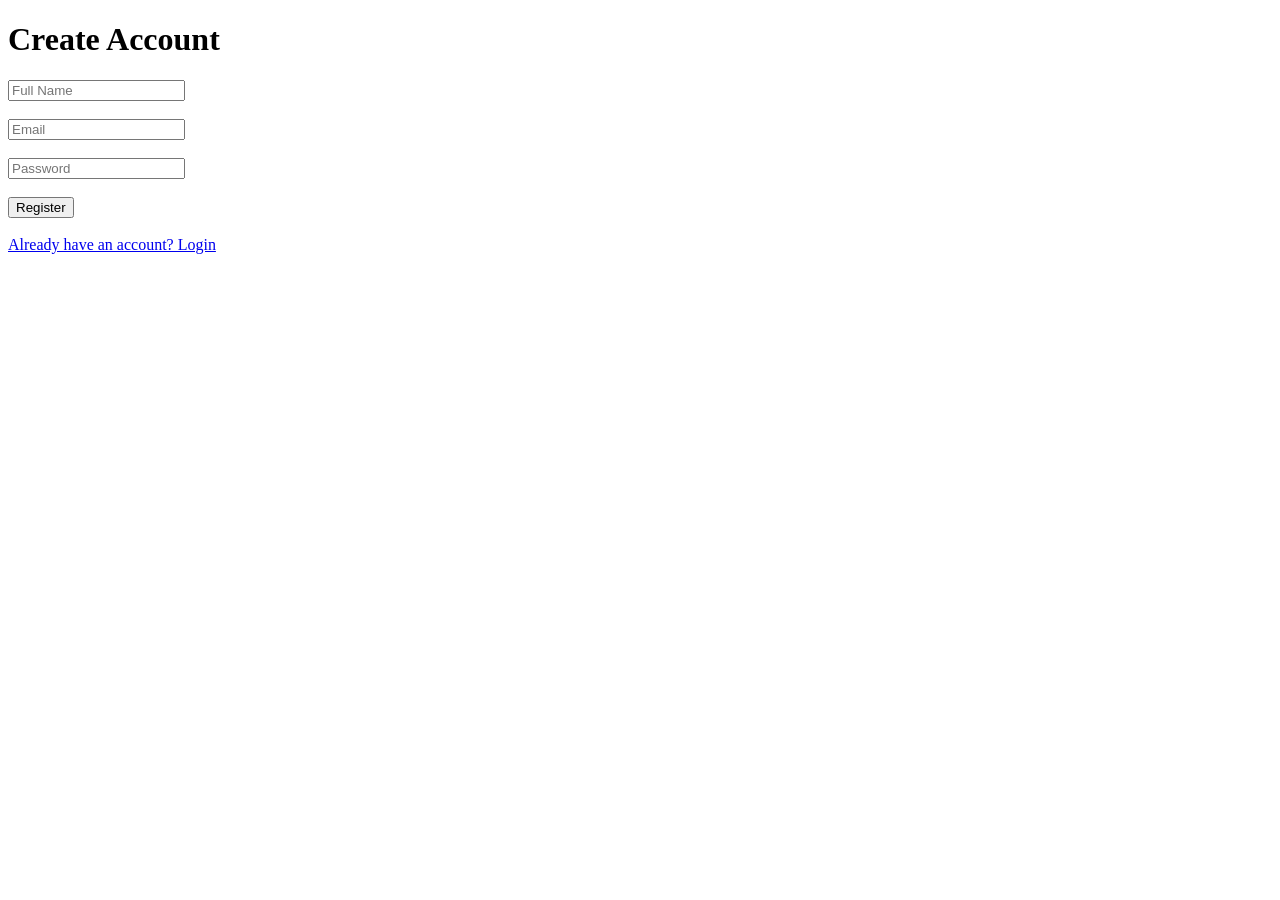
<file: templates/register.html>
<!DOCTYPE html>
<html>
<head>
    <title>Register</title>
</head>
<body>

<h1>Create Account</h1>

<form method="POST">

    <input
        type="text"
        name="name"
        placeholder="Full Name"
        required
    ><br><br>

    <input
        type="email"
        name="email"
        placeholder="Email"
        required
    ><br><br>

    <input
        type="password"
        name="password"
        placeholder="Password"
        required
    ><br><br>

    <button type="submit">
        Register
    </button>

</form>

<br>

<a href="{{ url_for('login') }}">
Already have an account? Login
</a>

</body>
</html>
</file>
<file: static/style.css>
/* ============================================
   STUDENT SUCCESS AI — Premium Dark SaaS CSS
   ============================================ */

@import url('https://fonts.googleapis.com/css2?family=Sora:wght@300;400;500;600;700;800&family=Inter:wght@300;400;500;600&display=swap');

/* ─── RESET & BASE ─────────────────────────── */
*, *::before, *::after { box-sizing: border-box; margin: 0; padding: 0; }

:root {
  --void:        #050510;
  --deep-navy:   #080818;
  --surface:     #0D0D22;
  --surface-2:   #121228;
  --violet:      #6C63FF;
  --violet-dim:  #4B44CC;
  --ice:         #38BDF8;
  --lavender:    #A78BFA;
  --risk-red:    #FF6B6B;
  --risk-orange: #FFA552;
  --emerald:     #34D399;
  --white:       #FFFFFF;
  --white-90:    rgba(255,255,255,0.9);
  --white-60:    rgba(255,255,255,0.6);
  --white-30:    rgba(255,255,255,0.3);
  --white-10:    rgba(255,255,255,0.1);
  --white-06:    rgba(255,255,255,0.06);
  --glass-bg:    rgba(255,255,255,0.04);
  --glass-border:rgba(255,255,255,0.09);
  --glow-violet: rgba(108,99,255,0.35);
  --glow-ice:    rgba(56,189,248,0.3);
  --font-display:'Sora', sans-serif;
  --font-body:   'Inter', sans-serif;
  --radius-sm:   8px;
  --radius-md:   14px;
  --radius-lg:   20px;
  --radius-xl:   28px;
  --transition:  cubic-bezier(0.23, 1, 0.32, 1);
}

html { scroll-behavior: smooth; font-size: 16px; }

body {
  font-family: var(--font-body);
  background: var(--void);
  color: var(--white-90);
  overflow-x: hidden;
  -webkit-font-smoothing: antialiased;
  line-height: 1.6;
}

/* ─── SCROLLBAR ─────────────────────────────── */
::-webkit-scrollbar { width: 4px; }
::-webkit-scrollbar-track { background: var(--void); }
::-webkit-scrollbar-thumb { background: var(--violet); border-radius: 2px; }

/* ─── AMBIENT BLOBS ─────────────────────────── */
.ambient {
  position: fixed; inset: 0; pointer-events: none; z-index: 0; overflow: hidden;
}
.blob {
  position: absolute; border-radius: 50%; filter: blur(80px); opacity: 0.18;
  animation: blobDrift 18s ease-in-out infinite alternate;
}
.blob-1 {
  width: 600px; height: 600px;
  background: radial-gradient(circle, var(--violet), transparent 70%);
  top: -200px; left: -150px;
  animation-duration: 20s;
}
.blob-2 {
  width: 500px; height: 500px;
  background: radial-gradient(circle, var(--ice), transparent 70%);
  top: 20%; right: -180px;
  animation-duration: 25s; animation-delay: -8s;
}
.blob-3 {
  width: 400px; height: 400px;
  background: radial-gradient(circle, var(--lavender), transparent 70%);
  bottom: 10%; left: 20%;
  animation-duration: 22s; animation-delay: -4s;
}
@keyframes blobDrift {
  0%   { transform: translate(0,0) scale(1); }
  50%  { transform: translate(40px, -30px) scale(1.08); }
  100% { transform: translate(-20px, 50px) scale(0.95); }
}

/* ─── WRAPPER ───────────────────────────────── */
.wrapper { position: relative; z-index: 1; }

/* ─── NAV ───────────────────────────────────── */
nav {
  position: fixed; top: 0; left: 0; right: 0; z-index: 1000;
  display: flex; align-items: center; justify-content: space-between;
  padding: 0 5%;
  height: 68px;
  background: rgba(5,5,16,0.6);
  backdrop-filter: blur(20px) saturate(180%);
  -webkit-backdrop-filter: blur(20px) saturate(180%);
  border-bottom: 1px solid var(--glass-border);
  transition: all 0.4s var(--transition);
}
nav.scrolled {
  background: rgba(5,5,16,0.92);
  height: 60px;
}
.nav-logo {
  display: flex; align-items: center; gap: 10px;
  font-family: var(--font-display);
  font-size: 1.05rem;
  font-weight: 700;
  color: var(--white);
  text-decoration: none;
  letter-spacing: -0.02em;
}
.nav-logo-icon {
  width: 34px; height: 34px; border-radius: 9px;
  background: linear-gradient(135deg, var(--violet), var(--ice));
  display: flex; align-items: center; justify-content: center;
  font-size: 0.9rem; font-weight: 800;
  box-shadow: 0 0 18px var(--glow-violet);
  flex-shrink: 0;
}
.nav-links {
  display: flex; align-items: center; gap: 2rem;
  list-style: none;
}
.nav-links a {
  color: var(--white-60); text-decoration: none;
  font-size: 0.875rem; font-weight: 500;
  transition: color 0.25s;
  letter-spacing: 0.01em;
}
.nav-links a:hover { color: var(--white); }
.nav-actions { display: flex; align-items: center; gap: 12px; }
.btn-ghost {
  color: var(--white-60); text-decoration: none;
  font-size: 0.875rem; font-weight: 500;
  padding: 8px 18px; border-radius: 8px;
  border: 1px solid transparent;
  transition: all 0.25s;
  cursor: pointer; background: none;
}
.btn-ghost:hover { color: var(--white); border-color: var(--glass-border); }
.btn-nav-cta {
  background: linear-gradient(135deg, var(--violet), var(--lavender));
  color: var(--white); border: none;
  font-size: 0.875rem; font-weight: 600;
  padding: 9px 20px; border-radius: 9px;
  cursor: pointer; text-decoration: none;
  transition: all 0.3s var(--transition);
  box-shadow: 0 0 20px rgba(108,99,255,0.3);
  display: inline-flex; align-items: center;
}
.btn-nav-cta:hover {
  transform: translateY(-1px);
  box-shadow: 0 0 30px rgba(108,99,255,0.5);
}
.hamburger {
  display: none; flex-direction: column; gap: 5px;
  background: none; border: none; cursor: pointer; padding: 4px;
}
.hamburger span {
  display: block; width: 22px; height: 2px;
  background: var(--white-60); border-radius: 2px;
  transition: all 0.3s;
}

/* ─── HERO ──────────────────────────────────── */
.hero {
  min-height: 100vh;
  display: flex; align-items: center;
  padding: 120px 5% 80px;
  position: relative;
  overflow: hidden;
}
.hero-grid-overlay {
  position: absolute; inset: 0;
  background-image:
    linear-gradient(rgba(255,255,255,0.03) 1px, transparent 1px),
    linear-gradient(90deg, rgba(255,255,255,0.03) 1px, transparent 1px);
  background-size: 60px 60px;
  mask-image: radial-gradient(ellipse at center, black 30%, transparent 80%);
  -webkit-mask-image: radial-gradient(ellipse at center, black 30%, transparent 80%);
}
.hero-inner {
  max-width: 1280px; margin: 0 auto; width: 100%;
  display: grid; grid-template-columns: 1fr 1fr;
  gap: 60px; align-items: center;
}
.hero-badge {
  display: inline-flex; align-items: center; gap: 8px;
  background: rgba(108,99,255,0.12);
  border: 1px solid rgba(108,99,255,0.3);
  border-radius: 100px;
  padding: 6px 14px 6px 8px;
  font-size: 0.78rem; font-weight: 500;
  color: var(--lavender); margin-bottom: 24px;
  backdrop-filter: blur(10px);
}
.badge-dot {
  width: 6px; height: 6px; border-radius: 50%;
  background: var(--violet);
  box-shadow: 0 0 8px var(--violet);
  animation: pulse 2s ease infinite;
}
@keyframes pulse {
  0%,100% { opacity: 1; transform: scale(1); }
  50% { opacity: 0.5; transform: scale(1.4); }
}
.hero-headline {
  font-family: var(--font-display);
  font-size: clamp(2.6rem, 5vw, 4rem);
  font-weight: 800;
  line-height: 1.1;
  letter-spacing: -0.035em;
  color: var(--white);
  margin-bottom: 24px;
}
.grad-text {
  background: linear-gradient(135deg, var(--violet) 0%, var(--ice) 50%, var(--lavender) 100%);
  background-size: 200% 200%;
  -webkit-background-clip: text;
  -webkit-text-fill-color: transparent;
  background-clip: text;
  animation: gradShift 4s ease infinite;
}
@keyframes gradShift {
  0%,100% { background-position: 0% 50%; }
  50% { background-position: 100% 50%; }
}
.hero-sub {
  font-size: 1.05rem; color: var(--white-60);
  line-height: 1.7; max-width: 480px;
  margin-bottom: 36px; font-weight: 400;
}
.hero-actions {
  display: flex; align-items: center; gap: 14px;
  margin-bottom: 32px; flex-wrap: wrap;
}
.btn-primary {
  display: inline-flex; align-items: center; gap: 8px;
  background: linear-gradient(135deg, var(--violet) 0%, #8B5CF6 100%);
  color: var(--white); border: none;
  font-family: var(--font-body);
  font-size: 0.95rem; font-weight: 600;
  padding: 14px 28px; border-radius: 12px;
  cursor: pointer; text-decoration: none;
  transition: all 0.35s var(--transition);
  box-shadow: 0 0 30px rgba(108,99,255,0.4), 0 8px 24px rgba(0,0,0,0.3);
  position: relative; overflow: hidden;
}
.btn-primary::before {
  content: ''; position: absolute; inset: 0;
  background: linear-gradient(135deg, rgba(255,255,255,0.15), transparent);
  opacity: 0; transition: opacity 0.3s;
}
.btn-primary:hover { transform: translateY(-2px); box-shadow: 0 0 50px rgba(108,99,255,0.6), 0 12px 32px rgba(0,0,0,0.4); }
.btn-primary:hover::before { opacity: 1; }
.btn-secondary {
  display: inline-flex; align-items: center; gap: 10px;
  background: var(--white-06);
  color: var(--white-90); border: 1px solid var(--glass-border);
  font-family: var(--font-body);
  font-size: 0.95rem; font-weight: 500;
  padding: 14px 24px; border-radius: 12px;
  cursor: pointer; text-decoration: none;
  backdrop-filter: blur(10px);
  transition: all 0.3s var(--transition);
}
.btn-secondary:hover {
  background: rgba(255,255,255,0.1);
  border-color: var(--white-30);
  transform: translateY(-1px);
}
.play-icon {
  width: 28px; height: 28px; border-radius: 50%;
  background: rgba(255,255,255,0.15);
  display: flex; align-items: center; justify-content: center;
  font-size: 0.7rem;
}
.hero-proof {
  display: flex; align-items: center; gap: 20px;
  flex-wrap: wrap;
}
.proof-item {
  display: flex; align-items: center; gap: 7px;
  font-size: 0.82rem; color: var(--white-60); font-weight: 500;
}
.proof-check {
  width: 18px; height: 18px; border-radius: 50%;
  background: rgba(52,211,153,0.15);
  border: 1px solid rgba(52,211,153,0.3);
  display: flex; align-items: center; justify-content: center;
  font-size: 0.6rem; color: var(--emerald);
  flex-shrink: 0;
}

/* ─── HERO DASHBOARD ────────────────────────── */
.hero-dashboard-wrap {
  position: relative;
  display: flex; justify-content: center; align-items: center;
}
.dashboard-glow {
  position: absolute;
  width: 400px; height: 400px; border-radius: 50%;
  background: radial-gradient(circle, rgba(108,99,255,0.2), transparent 70%);
  filter: blur(40px);
  animation: glowPulse 4s ease-in-out infinite;
}
@keyframes glowPulse {
  0%,100% { transform: scale(1); opacity: 0.8; }
  50% { transform: scale(1.15); opacity: 1; }
}
.dashboard-card {
  width: 380px;
  background: rgba(13,13,34,0.85);
  border: 1px solid rgba(108,99,255,0.2);
  border-radius: 24px;
  padding: 24px;
  backdrop-filter: blur(30px);
  box-shadow: 0 0 60px rgba(108,99,255,0.15), 0 40px 80px rgba(0,0,0,0.5);
  position: relative;
  animation: floatCard 6s ease-in-out infinite;
}
@keyframes floatCard {
  0%,100% { transform: translateY(0); }
  50% { transform: translateY(-12px); }
}
.dash-header {
  display: flex; align-items: center; justify-content: space-between;
  margin-bottom: 20px;
}
.dash-title {
  font-family: var(--font-display);
  font-size: 0.85rem; font-weight: 600; color: var(--white-60);
  text-transform: uppercase; letter-spacing: 0.08em;
}
.dash-status {
  display: flex; align-items: center; gap: 6px;
  font-size: 0.72rem; color: var(--emerald);
  background: rgba(52,211,153,0.1); border: 1px solid rgba(52,211,153,0.2);
  padding: 4px 10px; border-radius: 100px;
}
.dash-status-dot {
  width: 5px; height: 5px; border-radius: 50%;
  background: var(--emerald);
  animation: pulse 2s ease infinite;
}

/* Risk Row */
.risk-row {
  display: flex; align-items: center; gap: 16px;
  margin-bottom: 20px;
  background: rgba(255,107,107,0.06);
  border: 1px solid rgba(255,107,107,0.15);
  border-radius: 14px; padding: 16px;
}
.risk-ring-wrap { position: relative; flex-shrink: 0; }
.risk-ring-svg { width: 72px; height: 72px; transform: rotate(-90deg); }
.risk-ring-track { fill: none; stroke: rgba(255,107,107,0.15); stroke-width: 5; }
.risk-ring-fill {
  fill: none; stroke: url(#riskGrad); stroke-width: 5;
  stroke-linecap: round;
  stroke-dasharray: 188;
  stroke-dashoffset: 188;
  transition: stroke-dashoffset 2s cubic-bezier(0.34,1.56,0.64,1);
}
.risk-ring-fill.animate { stroke-dashoffset: 42; }
.risk-center {
  position: absolute; inset: 0;
  display: flex; flex-direction: column; align-items: center; justify-content: center;
}
.risk-pct {
  font-family: var(--font-display);
  font-size: 1.05rem; font-weight: 800; color: var(--risk-red);
  line-height: 1;
}
.risk-pct-label { font-size: 0.55rem; color: var(--white-30); font-weight: 500; }
.risk-meta { flex: 1; }
.risk-badge {
  display: inline-block;
  background: rgba(255,107,107,0.15); border: 1px solid rgba(255,107,107,0.3);
  color: var(--risk-red); font-size: 0.65rem; font-weight: 700;
  padding: 3px 8px; border-radius: 4px; letter-spacing: 0.06em;
  margin-bottom: 6px;
}
.risk-label { font-size: 0.7rem; color: var(--white-60); margin-bottom: 4px; }
.risk-score-val {
  font-family: var(--font-display);
  font-size: 1.4rem; font-weight: 800; color: var(--white);
}

/* Stats row */
.dash-stats {
  display: grid; grid-template-columns: repeat(3, 1fr);
  gap: 10px; margin-bottom: 18px;
}
.stat-chip {
  background: var(--white-06); border: 1px solid var(--glass-border);
  border-radius: 10px; padding: 12px 10px; text-align: center;
}
.stat-chip-val {
  font-family: var(--font-display);
  font-size: 1.3rem; font-weight: 800; color: var(--white);
  line-height: 1;
}
.stat-chip-lbl { font-size: 0.65rem; color: var(--white-30); margin-top: 3px; }

/* AI Rec card */
.ai-rec {
  background: linear-gradient(135deg, rgba(108,99,255,0.12), rgba(56,189,248,0.08));
  border: 1px solid rgba(108,99,255,0.25);
  border-radius: 12px; padding: 14px;
  margin-bottom: 18px; position: relative;
}
.ai-rec-label {
  display: flex; align-items: center; gap: 6px;
  font-size: 0.65rem; font-weight: 700; color: var(--violet);
  text-transform: uppercase; letter-spacing: 0.08em;
  margin-bottom: 8px;
}
.ai-icon { font-size: 0.8rem; }
.ai-rec-text { font-size: 0.8rem; color: var(--white-90); line-height: 1.5; }
.ai-rec-prob {
  margin-top: 10px;
  display: flex; align-items: center; gap: 8px;
}
.prob-bar-bg {
  flex: 1; height: 4px; border-radius: 2px;
  background: rgba(255,255,255,0.08);
}
.prob-bar-fill {
  height: 100%; border-radius: 2px;
  background: linear-gradient(90deg, var(--violet), var(--ice));
  width: 0; transition: width 2.5s cubic-bezier(0.34,1.56,0.64,1);
}
.prob-bar-fill.animate { width: 84%; }
.prob-val { font-size: 0.75rem; font-weight: 700; color: var(--ice); }

/* Deadlines */
.deadlines-title {
  font-size: 0.72rem; font-weight: 600; color: var(--white-60);
  text-transform: uppercase; letter-spacing: 0.06em; margin-bottom: 10px;
}
.deadline-item {
  display: flex; align-items: center; gap: 10px;
  padding: 9px 0; border-bottom: 1px solid var(--glass-border);
}
.deadline-item:last-child { border-bottom: none; }
.deadline-priority {
  width: 6px; height: 6px; border-radius: 50%; flex-shrink: 0;
}
.p-high { background: var(--risk-red); box-shadow: 0 0 6px var(--risk-red); }
.p-med  { background: var(--risk-orange); box-shadow: 0 0 6px var(--risk-orange); }
.p-low  { background: var(--emerald); box-shadow: 0 0 6px var(--emerald); }
.deadline-info { flex: 1; }
.deadline-name { font-size: 0.78rem; font-weight: 500; color: var(--white-90); }
.deadline-date { font-size: 0.67rem; color: var(--white-30); }
.deadline-prog-wrap { width: 60px; }
.deadline-prog-bg {
  height: 3px; background: rgba(255,255,255,0.08); border-radius: 2px;
}
.deadline-prog-fill {
  height: 100%; border-radius: 2px;
  background: linear-gradient(90deg, var(--violet), var(--lavender));
  transition: width 2s ease 1s;
}

/* Floating notif */
.dash-notif {
  position: absolute; top: -18px; right: -18px;
  background: rgba(13,13,34,0.95);
  border: 1px solid rgba(52,211,153,0.3);
  border-radius: 12px; padding: 10px 14px;
  display: flex; align-items: center; gap: 8px;
  backdrop-filter: blur(20px);
  box-shadow: 0 0 20px rgba(52,211,153,0.15);
  animation: notifFloat 5s ease-in-out infinite;
  white-space: nowrap;
}
@keyframes notifFloat {
  0%,100% { transform: translateY(0) rotate(-1deg); }
  50% { transform: translateY(-6px) rotate(0deg); }
}
.notif-dot { width: 8px; height: 8px; border-radius: 50%; background: var(--emerald); animation: pulse 1.5s ease infinite; }
.notif-text { font-size: 0.72rem; color: var(--white-90); font-weight: 500; }

.dash-pill {
  position: absolute; bottom: -14px; left: 24px;
  background: rgba(108,99,255,0.15);
  border: 1px solid rgba(108,99,255,0.35);
  border-radius: 100px; padding: 7px 14px;
  display: flex; align-items: center; gap: 7px;
  backdrop-filter: blur(20px);
  animation: pillFloat 7s ease-in-out infinite;
}
@keyframes pillFloat {
  0%,100% { transform: translateX(0); }
  50% { transform: translateX(8px); }
}
.pill-text { font-size: 0.72rem; color: var(--lavender); font-weight: 600; }

/* ─── STATS ─────────────────────────────────── */
.stats-section {
  padding: 60px 5%;
  border-top: 1px solid var(--glass-border);
  border-bottom: 1px solid var(--glass-border);
}
.stats-inner {
  max-width: 1100px; margin: 0 auto;
  display: grid; grid-template-columns: repeat(4, 1fr);
  gap: 20px;
}
.stat-card {
  text-align: center; padding: 32px 20px;
  background: var(--glass-bg);
  border: 1px solid var(--glass-border);
  border-radius: var(--radius-lg);
  backdrop-filter: blur(12px);
  transition: all 0.4s var(--transition);
  position: relative; overflow: hidden;
}
.stat-card::before {
  content: ''; position: absolute; top: 0; left: 50%; transform: translateX(-50%);
  width: 60%; height: 1px;
  background: linear-gradient(90deg, transparent, var(--violet), transparent);
}
.stat-card:hover {
  transform: translateY(-4px);
  border-color: rgba(108,99,255,0.3);
  box-shadow: 0 20px 50px rgba(0,0,0,0.3), 0 0 30px rgba(108,99,255,0.1);
}
.stat-val {
  font-family: var(--font-display);
  font-size: 2.8rem; font-weight: 800;
  background: linear-gradient(135deg, var(--white), var(--lavender));
  -webkit-background-clip: text; -webkit-text-fill-color: transparent;
  background-clip: text;
  line-height: 1; margin-bottom: 8px; display: block;
}
.stat-lbl {
  font-size: 0.85rem; color: var(--white-60); font-weight: 500;
}

/* ─── SECTION BASE ──────────────────────────── */
section { padding: 100px 5%; }
.section-tag {
  display: inline-flex; align-items: center; gap: 6px;
  font-size: 0.72rem; font-weight: 600;
  color: var(--violet); text-transform: uppercase; letter-spacing: 0.1em;
  background: rgba(108,99,255,0.1); border: 1px solid rgba(108,99,255,0.2);
  padding: 5px 12px; border-radius: 100px; margin-bottom: 18px;
}
.section-headline {
  font-family: var(--font-display);
  font-size: clamp(2rem, 4vw, 3rem);
  font-weight: 800; letter-spacing: -0.03em;
  color: var(--white); line-height: 1.15;
  margin-bottom: 16px;
}
.section-sub {
  font-size: 1rem; color: var(--white-60);
  max-width: 520px; line-height: 1.7;
  margin-bottom: 56px;
}
.section-header { max-width: 1100px; margin: 0 auto; }
.section-header.centered { text-align: center; }
.section-header.centered .section-sub { margin: 0 auto 56px; }

/* ─── FEATURES ──────────────────────────────── */
.features-section { background: var(--deep-navy); }
.features-grid {
  max-width: 1100px; margin: 0 auto;
  display: grid; grid-template-columns: repeat(3, 1fr);
  gap: 20px;
}
.feat-card {
  background: var(--glass-bg);
  border: 1px solid var(--glass-border);
  border-radius: var(--radius-lg);
  padding: 32px 28px;
  backdrop-filter: blur(12px);
  transition: all 0.45s var(--transition);
  position: relative; overflow: hidden; cursor: default;
}
.feat-card::after {
  content: ''; position: absolute; inset: 0; border-radius: inherit;
  background: linear-gradient(135deg, rgba(108,99,255,0.05), transparent);
  opacity: 0; transition: opacity 0.4s;
}
.feat-card:hover {
  transform: translateY(-6px);
  border-color: rgba(108,99,255,0.3);
  box-shadow: 0 24px 60px rgba(0,0,0,0.35), 0 0 40px rgba(108,99,255,0.12);
}
.feat-card:hover::after { opacity: 1; }
.feat-icon {
  width: 52px; height: 52px; border-radius: 14px;
  display: flex; align-items: center; justify-content: center;
  font-size: 1.4rem; margin-bottom: 20px;
  position: relative;
}
.fi-violet { background: linear-gradient(135deg, rgba(108,99,255,0.25), rgba(108,99,255,0.05)); border: 1px solid rgba(108,99,255,0.3); }
.fi-ice    { background: linear-gradient(135deg, rgba(56,189,248,0.25), rgba(56,189,248,0.05)); border: 1px solid rgba(56,189,248,0.3); }
.fi-lav    { background: linear-gradient(135deg, rgba(167,139,250,0.25), rgba(167,139,250,0.05)); border: 1px solid rgba(167,139,250,0.3); }
.fi-red    { background: linear-gradient(135deg, rgba(255,107,107,0.25), rgba(255,107,107,0.05)); border: 1px solid rgba(255,107,107,0.3); }
.fi-grn    { background: linear-gradient(135deg, rgba(52,211,153,0.25), rgba(52,211,153,0.05)); border: 1px solid rgba(52,211,153,0.3); }
.fi-ora    { background: linear-gradient(135deg, rgba(255,165,82,0.25), rgba(255,165,82,0.05)); border: 1px solid rgba(255,165,82,0.3); }
.feat-name {
  font-family: var(--font-display);
  font-size: 1.05rem; font-weight: 700;
  color: var(--white); margin-bottom: 10px; letter-spacing: -0.01em;
}
.feat-desc { font-size: 0.875rem; color: var(--white-60); line-height: 1.6; }

/* ─── HOW IT WORKS ──────────────────────────── */
.how-section { background: var(--void); }
.how-inner { max-width: 900px; margin: 0 auto; }
.timeline {
  position: relative;
  padding-left: 60px;
}
.timeline::before {
  content: ''; position: absolute;
  left: 19px; top: 0; bottom: 0;
  width: 2px;
  background: linear-gradient(180deg, var(--violet), var(--ice), var(--lavender), transparent);
}
.timeline-step {
  position: relative; margin-bottom: 56px;
  opacity: 0; transform: translateX(-20px);
  transition: all 0.6s var(--transition);
}
.timeline-step.visible { opacity: 1; transform: translateX(0); }
.timeline-step:last-child { margin-bottom: 0; }
.step-node {
  position: absolute; left: -50px; top: 4px;
  width: 40px; height: 40px; border-radius: 50%;
  display: flex; align-items: center; justify-content: center;
  font-family: var(--font-display);
  font-size: 0.8rem; font-weight: 800;
  border: 2px solid;
  backdrop-filter: blur(10px);
}
.sn-1 { background: rgba(108,99,255,0.15); border-color: var(--violet); color: var(--violet); box-shadow: 0 0 20px rgba(108,99,255,0.3); }
.sn-2 { background: rgba(56,189,248,0.15); border-color: var(--ice); color: var(--ice); box-shadow: 0 0 20px rgba(56,189,248,0.3); }
.sn-3 { background: rgba(167,139,250,0.15); border-color: var(--lavender); color: var(--lavender); box-shadow: 0 0 20px rgba(167,139,250,0.3); }
.sn-4 { background: rgba(52,211,153,0.15); border-color: var(--emerald); color: var(--emerald); box-shadow: 0 0 20px rgba(52,211,153,0.3); }
.step-content {
  background: var(--glass-bg); border: 1px solid var(--glass-border);
  border-radius: var(--radius-lg); padding: 28px 32px;
  backdrop-filter: blur(12px);
  transition: all 0.4s var(--transition);
}
.step-content:hover {
  border-color: rgba(108,99,255,0.25);
  box-shadow: 0 0 30px rgba(108,99,255,0.08);
}
.step-eyebrow {
  font-size: 0.7rem; font-weight: 600; color: var(--white-30);
  text-transform: uppercase; letter-spacing: 0.1em; margin-bottom: 8px;
}
.step-title {
  font-family: var(--font-display);
  font-size: 1.2rem; font-weight: 700; color: var(--white);
  letter-spacing: -0.02em; margin-bottom: 10px;
}
.step-desc { font-size: 0.9rem; color: var(--white-60); line-height: 1.65; }

/* ─── TESTIMONIALS ──────────────────────────── */
.testi-section { background: var(--deep-navy); }
.testi-grid {
  max-width: 1100px; margin: 0 auto;
  display: grid; grid-template-columns: repeat(3, 1fr);
  gap: 20px;
}
.testi-card {
  background: var(--glass-bg);
  border: 1px solid var(--glass-border);
  border-radius: var(--radius-lg); padding: 28px;
  backdrop-filter: blur(12px);
  transition: all 0.45s var(--transition);
  position: relative;
}
.testi-card:hover {
  transform: translateY(-5px);
  border-color: rgba(108,99,255,0.25);
  box-shadow: 0 20px 50px rgba(0,0,0,0.3);
}
.testi-quote-icon {
  font-size: 2rem; line-height: 1;
  background: linear-gradient(135deg, var(--violet), var(--ice));
  -webkit-background-clip: text; -webkit-text-fill-color: transparent;
  background-clip: text; margin-bottom: 14px; display: block;
}
.testi-stars { display: flex; gap: 3px; margin-bottom: 14px; }
.star { font-size: 0.8rem; color: #FBBF24; }
.testi-text {
  font-size: 0.9rem; color: var(--white-90);
  line-height: 1.7; margin-bottom: 20px;
  font-style: italic;
}
.testi-author { display: flex; align-items: center; gap: 12px; }
.testi-avatar {
  width: 40px; height: 40px; border-radius: 50%;
  display: flex; align-items: center; justify-content: center;
  font-size: 1rem; font-weight: 700; flex-shrink: 0;
}
.av-1 { background: linear-gradient(135deg, var(--violet), var(--lavender)); }
.av-2 { background: linear-gradient(135deg, var(--ice), var(--violet)); }
.av-3 { background: linear-gradient(135deg, var(--emerald), var(--ice)); }
.testi-name { font-size: 0.85rem; font-weight: 600; color: var(--white); }
.testi-role { font-size: 0.75rem; color: var(--white-60); }

/* ─── CTA BANNER ────────────────────────────── */
.cta-section { padding: 80px 5%; }
.cta-inner {
  max-width: 860px; margin: 0 auto;
  background: linear-gradient(135deg, rgba(108,99,255,0.12) 0%, rgba(56,189,248,0.08) 100%);
  border: 1px solid rgba(108,99,255,0.25);
  border-radius: 28px; padding: 64px 56px;
  text-align: center; position: relative; overflow: hidden;
}
.cta-inner::before {
  content: ''; position: absolute; inset: 0;
  background: radial-gradient(ellipse at top center, rgba(108,99,255,0.15), transparent 70%);
  pointer-events: none;
}
.cta-headline {
  font-family: var(--font-display);
  font-size: clamp(1.8rem, 4vw, 2.8rem);
  font-weight: 800; letter-spacing: -0.03em;
  color: var(--white); margin-bottom: 16px;
}
.cta-sub { font-size: 1rem; color: var(--white-60); margin-bottom: 36px; }
.cta-btns { display: flex; align-items: center; justify-content: center; gap: 14px; flex-wrap: wrap; }

/* ─── FOOTER ────────────────────────────────── */
footer {
  border-top: 1px solid var(--glass-border);
  padding: 60px 5% 32px;
}
.footer-inner { max-width: 1100px; margin: 0 auto; }
.footer-top {
  display: grid; grid-template-columns: 2fr 1fr 1fr 1fr;
  gap: 40px; margin-bottom: 52px;
}
.footer-brand-name {
  font-family: var(--font-display);
  font-size: 1.05rem; font-weight: 700; color: var(--white);
  margin-bottom: 12px; display: block; letter-spacing: -0.02em;
}
.footer-brand-desc {
  font-size: 0.85rem; color: var(--white-60);
  line-height: 1.65; max-width: 260px; margin-bottom: 20px;
}
.footer-socials { display: flex; gap: 10px; }
.social-link {
  width: 36px; height: 36px; border-radius: 9px;
  background: var(--white-06); border: 1px solid var(--glass-border);
  display: flex; align-items: center; justify-content: center;
  font-size: 0.85rem; color: var(--white-60);
  text-decoration: none; transition: all 0.25s;
}
.social-link:hover {
  background: rgba(108,99,255,0.15); border-color: rgba(108,99,255,0.3);
  color: var(--white); transform: translateY(-2px);
}
.footer-col-title {
  font-size: 0.8rem; font-weight: 700; color: var(--white);
  text-transform: uppercase; letter-spacing: 0.08em; margin-bottom: 16px;
}
.footer-links { list-style: none; display: flex; flex-direction: column; gap: 10px; }
.footer-links a {
  font-size: 0.85rem; color: var(--white-60);
  text-decoration: none; transition: color 0.25s;
}
.footer-links a:hover { color: var(--white); }
.footer-bottom {
  border-top: 1px solid var(--glass-border);
  padding-top: 28px;
  display: flex; align-items: center; justify-content: space-between;
  flex-wrap: wrap; gap: 12px;
}
.footer-copy { font-size: 0.8rem; color: var(--white-30); }
.footer-legal { display: flex; gap: 20px; }
.footer-legal a { font-size: 0.8rem; color: var(--white-30); text-decoration: none; transition: color 0.25s; }
.footer-legal a:hover { color: var(--white-60); }

/* ─── GRADIENT BORDER CARD ──────────────────── */
.grad-border {
  position: relative;
  background: var(--surface);
  border-radius: var(--radius-lg);
  isolation: isolate;
}
.grad-border::before {
  content: ''; position: absolute; inset: -1px;
  border-radius: inherit; z-index: -1;
  background: linear-gradient(135deg, var(--violet), var(--ice), var(--lavender));
  animation: borderRotate 4s linear infinite;
  background-size: 200% 200%;
}
@keyframes borderRotate {
  0% { background-position: 0% 50%; }
  50% { background-position: 100% 50%; }
  100% { background-position: 0% 50%; }
}

/* ─── REVEAL ────────────────────────────────── */
.reveal {
  opacity: 0; transform: translateY(30px);
  transition: opacity 0.7s var(--transition), transform 0.7s var(--transition);
}
.reveal.visible { opacity: 1; transform: translateY(0); }

/* ─── RESPONSIVE ────────────────────────────── */
@media (max-width: 1024px) {
  .hero-inner { grid-template-columns: 1fr; gap: 48px; }
  .hero-dashboard-wrap { display: flex; justify-content: center; }
  .dashboard-card { width: 100%; max-width: 420px; }
  .features-grid { grid-template-columns: repeat(2, 1fr); }
  .testi-grid { grid-template-columns: repeat(2, 1fr); }
  .stats-inner { grid-template-columns: repeat(2, 1fr); }
  .footer-top { grid-template-columns: 1fr 1fr; }
}
@media (max-width: 768px) {
  .nav-links, .nav-actions .btn-ghost { display: none; }
  .hamburger { display: flex; }
  .hero { padding: 100px 5% 60px; }
  .hero-headline { font-size: 2.2rem; }
  .features-grid { grid-template-columns: 1fr; }
  .testi-grid { grid-template-columns: 1fr; }
  .stats-inner { grid-template-columns: repeat(2, 1fr); }
  .footer-top { grid-template-columns: 1fr; }
  .cta-inner { padding: 40px 28px; }
  section { padding: 70px 5%; }
}
@media (max-width: 480px) {
  .stats-inner { grid-template-columns: 1fr 1fr; }
  .hero-actions { flex-direction: column; align-items: flex-start; }
  .btn-primary, .btn-secondary { width: 100%; justify-content: center; }
  .dashboard-card { width: calc(100vw - 40px); padding: 18px; }
  .dash-notif { display: none; }
}

/* Mobile nav menu */
.mobile-menu {
  display: none; position: fixed;
  top: 68px; left: 0; right: 0;
  background: rgba(5,5,16,0.97);
  backdrop-filter: blur(20px);
  border-bottom: 1px solid var(--glass-border);
  padding: 20px 5% 28px;
  z-index: 999;
  flex-direction: column; gap: 4px;
}
.mobile-menu.open { display: flex; }
.mobile-menu a {
  color: var(--white-60); text-decoration: none;
  font-size: 1rem; font-weight: 500;
  padding: 12px 0; border-bottom: 1px solid var(--glass-border);
  transition: color 0.2s;
}
.mobile-menu a:last-child { border-bottom: none; }
.mobile-menu a:hover { color: var(--white); }

@media (prefers-reduced-motion: reduce) {
  *, *::before, *::after { animation-duration: 0.01ms !important; transition-duration: 0.01ms !important; }
}
</file>
